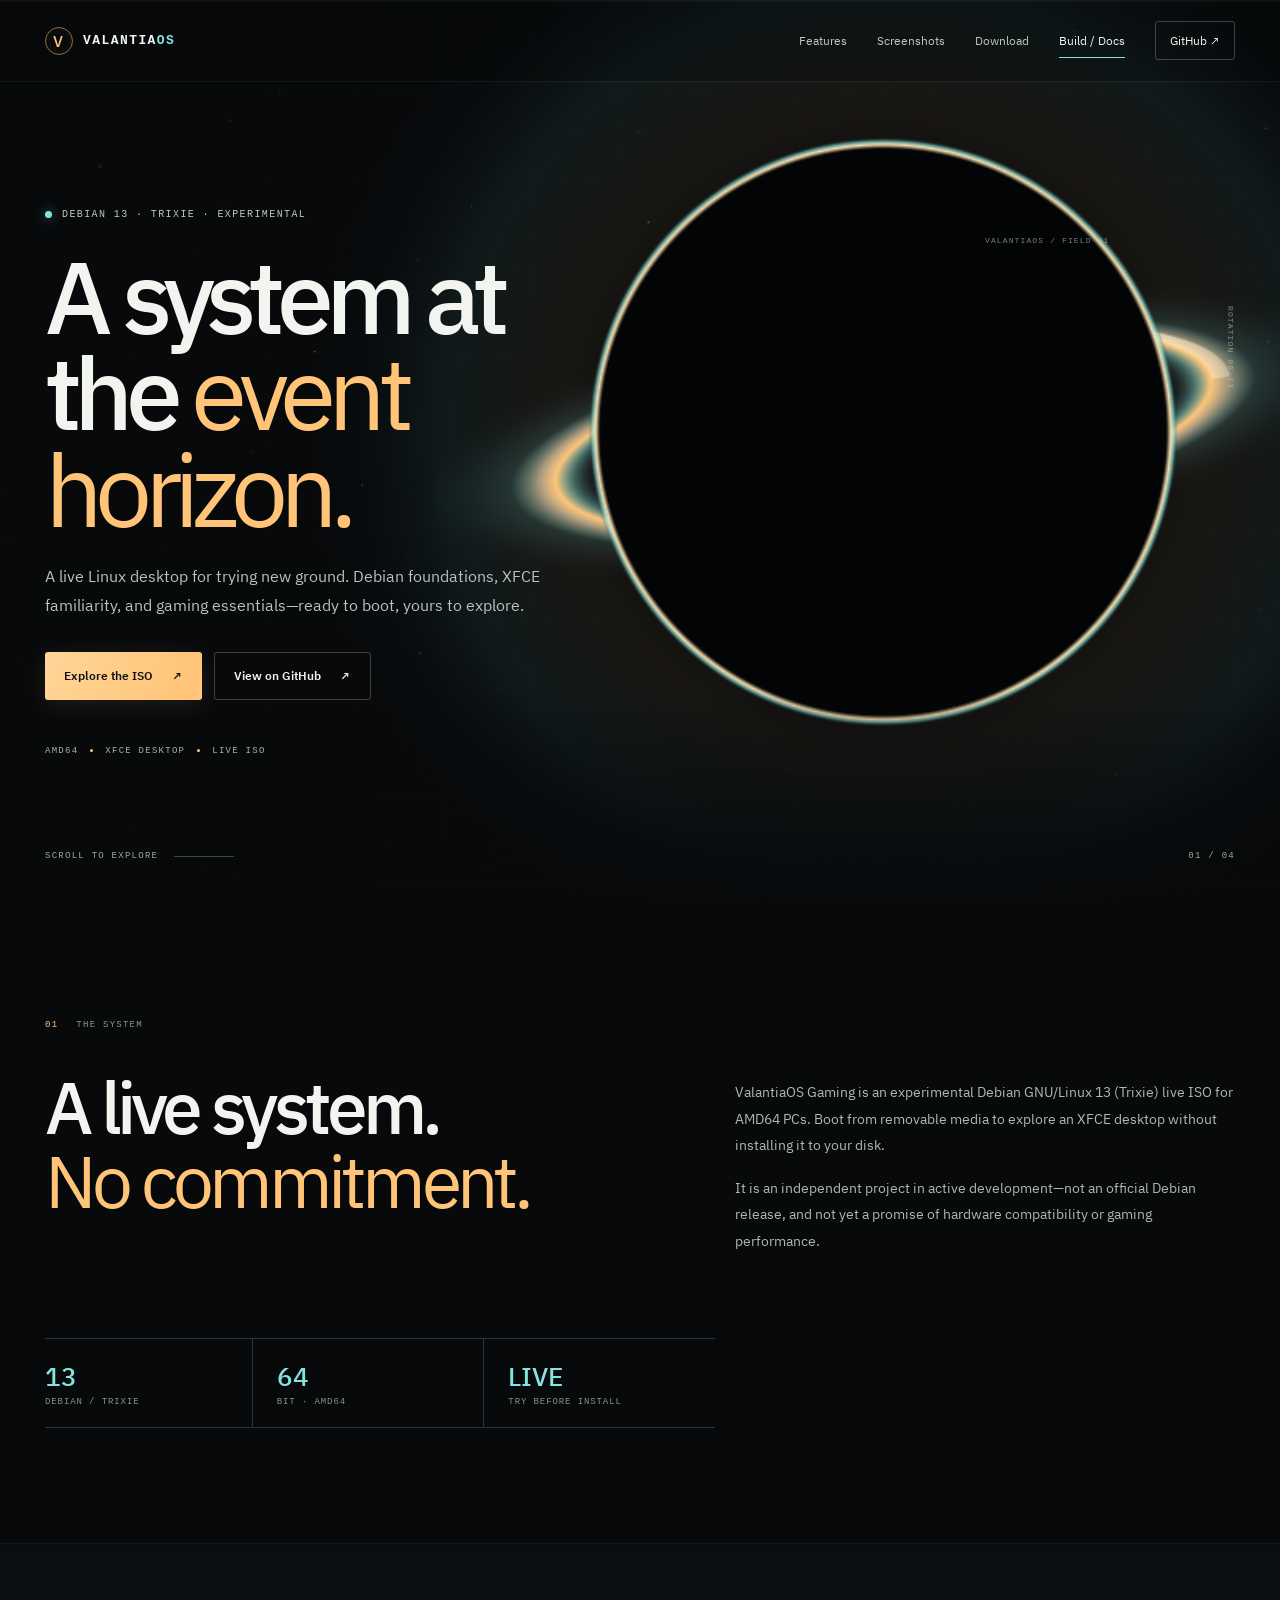
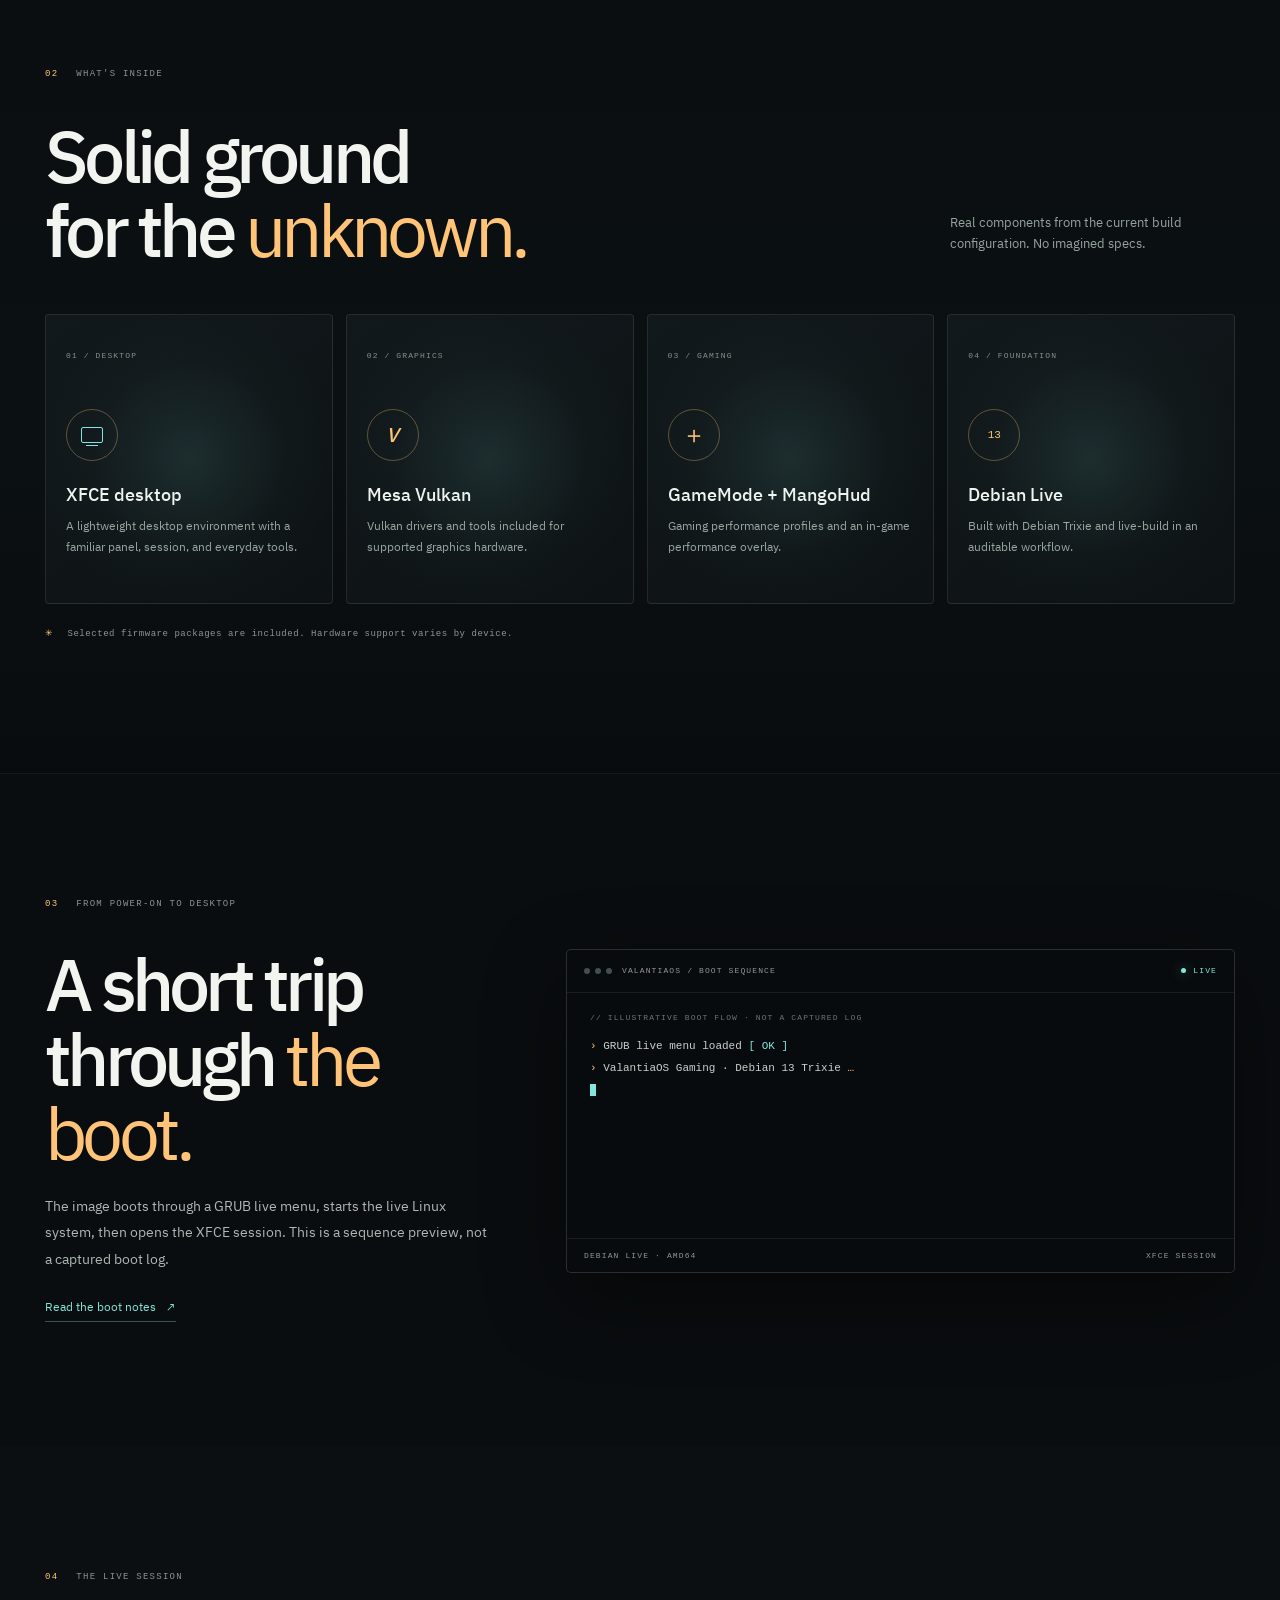
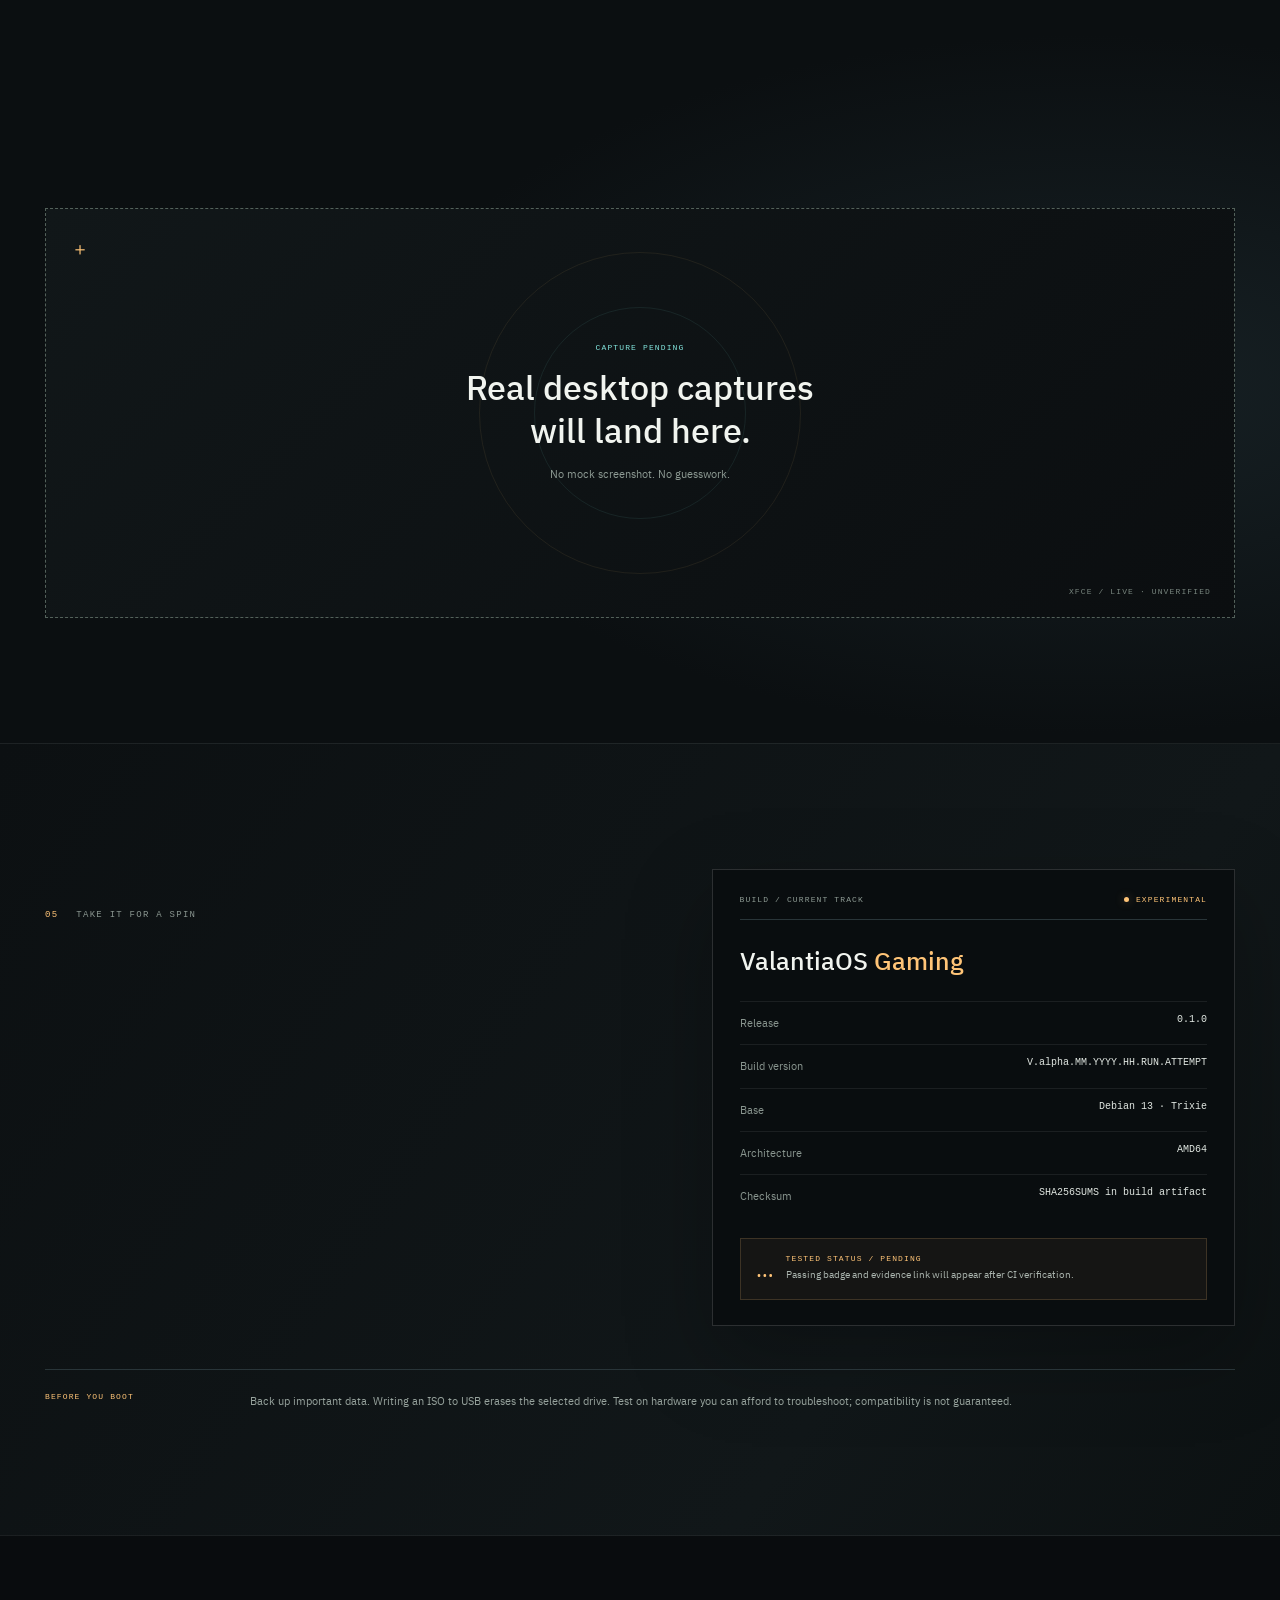
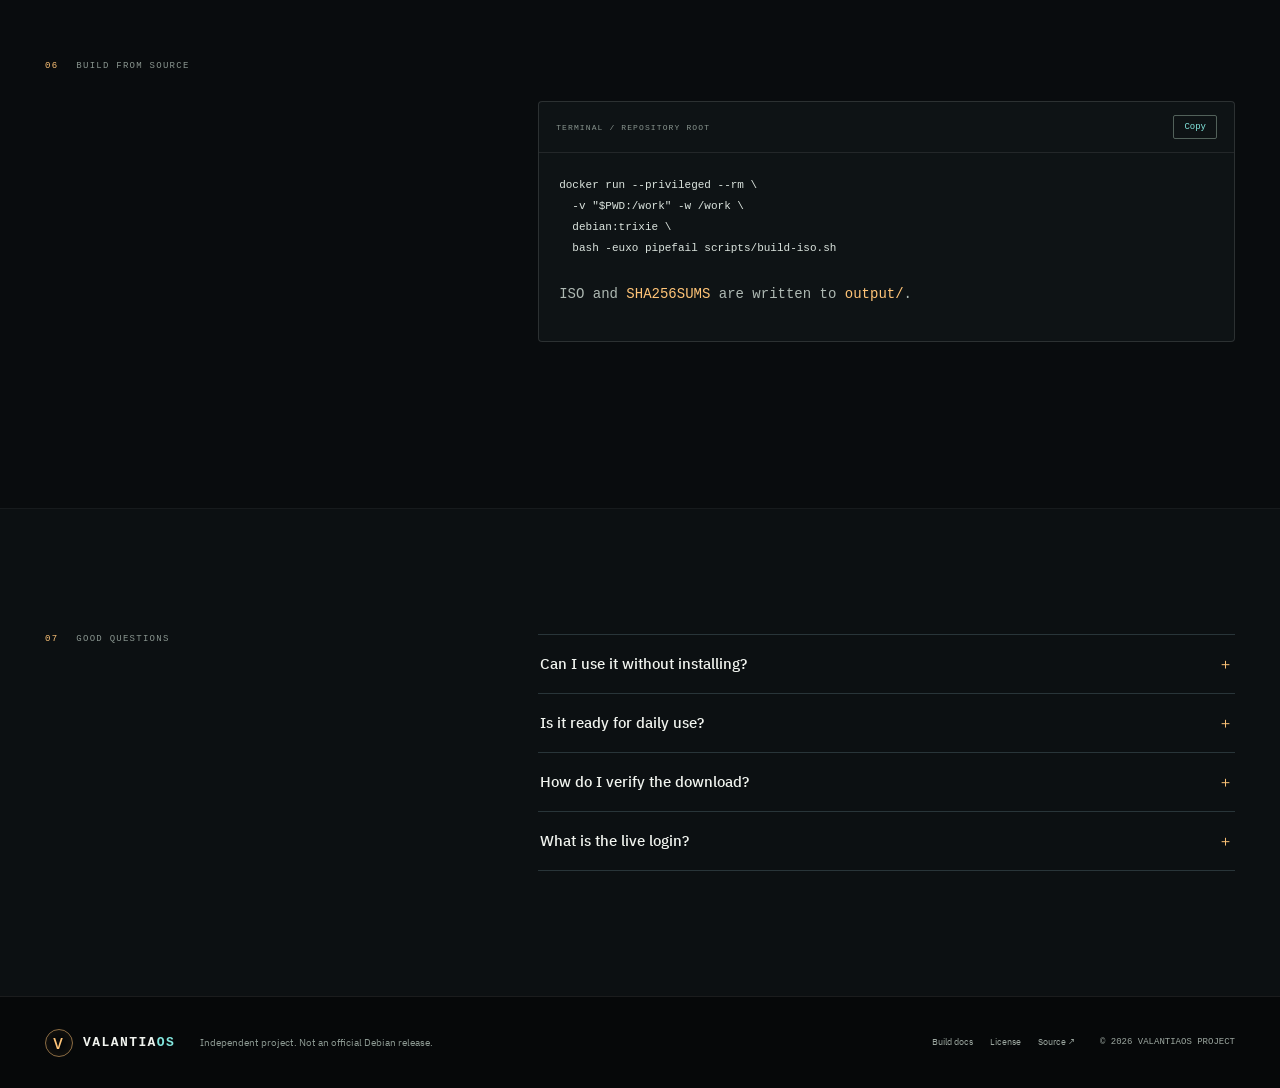
<file: docs/index.html>
<!doctype html>
<html lang="en">
<head>
  <meta charset="utf-8">
  <meta name="viewport" content="width=device-width, initial-scale=1">
  <meta name="theme-color" content="#07090b">
  <meta name="color-scheme" content="dark">
  <meta name="description" content="ValantiaOS Gaming is an experimental Debian 13 live ISO for AMD64, with XFCE, Vulkan support, selected firmware, GameMode and MangoHud.">
  <meta property="og:type" content="website">
  <meta property="og:title" content="ValantiaOS — Find your horizon">
  <meta property="og:description" content="An experimental Debian 13 live system for desktop computing and PC gaming.">
  <meta property="og:image" content="assets/img/valantia-social.svg">
  <meta name="twitter:card" content="summary_large_image">
  <meta name="twitter:title" content="ValantiaOS — Find your horizon">
  <meta name="twitter:description" content="An experimental Debian 13 live system for desktop computing and PC gaming.">
  <title>ValantiaOS — Find your horizon</title>
  <link rel="icon" href="assets/favicon.svg" type="image/svg+xml">
  <link rel="stylesheet" href="assets/css/site.css">
  <script type="module" src="assets/js/main.js"></script>
</head>
<body>
  <a class="skip-link" href="#main">Skip to content</a>
  <div class="cursor-glow" aria-hidden="true"></div>
  <div class="scroll-progress" aria-hidden="true"><span></span></div>
  <header class="site-header" id="top">
    <div class="header-inner">
      <a class="brand" href="#top" aria-label="ValantiaOS home"><span class="brand-symbol" aria-hidden="true">V</span><span>VALANTIA<span class="brand-os">OS</span></span></a>
      <button class="menu-toggle" type="button" aria-expanded="false" aria-controls="site-nav" aria-label="Open navigation"><span></span><span></span></button>
      <nav class="site-nav" id="site-nav" aria-label="Main navigation">
        <a href="#features">Features</a><a href="#desktop">Screenshots</a><a href="#download">Download</a><a href="#build">Build / Docs</a>
        <a class="github-link" href="https://github.com/ZiumOS/ValantiaOS" target="_blank" rel="noopener noreferrer">GitHub <span aria-hidden="true">↗</span></a>
      </nav>
    </div>
  </header>
  <main id="main">
    <section class="hero" aria-labelledby="hero-title">
      <canvas class="blackhole-canvas" aria-hidden="true"></canvas>
      <div class="hero-grid" aria-hidden="true"></div>
      <div class="hero-inner">
        <div class="hero-copy">
          <p class="eyebrow hero-reveal"><span class="live-dot"></span> DEBIAN 13 · TRIXIE · EXPERIMENTAL</p>
          <h1 id="hero-title" class="hero-reveal delay-1">A system at<br>the <em>event horizon.</em></h1>
          <p class="hero-lede hero-reveal delay-2">A live Linux desktop for trying new ground. Debian foundations, XFCE familiarity, and gaming essentials—ready to boot, yours to explore.</p>
          <div class="hero-actions hero-reveal delay-3">
            <a class="button button-primary magnetic" href="#download">Explore the ISO <span aria-hidden="true">↗</span></a>
            <a class="button button-quiet" href="https://github.com/ZiumOS/ValantiaOS" target="_blank" rel="noopener noreferrer">View on GitHub <span aria-hidden="true">↗</span></a>
          </div>
          <div class="hero-meta hero-reveal delay-3"><span>AMD64</span><i></i><span>XFCE DESKTOP</span><i></i><span>LIVE ISO</span></div>
        </div>
        <div class="hero-orbit-label" aria-hidden="true"><span>VALANTIAOS / FIELD 01</span><span>ROTATION 00:13</span></div>
      </div>
      <a class="scroll-cue" href="#about"><span>SCROLL TO EXPLORE</span><i aria-hidden="true"></i></a>
      <div class="hero-index" aria-hidden="true">01 / 04</div>
    </section>

    <section class="intro section-shell" id="about">
      <div class="section-label reveal"><span>01</span><span>THE SYSTEM</span></div>
      <div class="intro-grid">
        <h2 class="display reveal">A live system.<br><em>No commitment.</em></h2>
        <div class="intro-copy reveal"><p>ValantiaOS Gaming is an experimental Debian GNU/Linux 13 (Trixie) live ISO for AMD64 PCs. Boot from removable media to explore an XFCE desktop without installing it to your disk.</p><p>It is an independent project in active development—not an official Debian release, and not yet a promise of hardware compatibility or gaming performance.</p></div>
      </div>
      <div class="stat-line reveal"><div><strong data-count="13">13</strong><span>DEBIAN / TRIXIE</span></div><div><strong data-count="64">64</strong><span>BIT · AMD64</span></div><div><strong>LIVE</strong><span>TRY BEFORE INSTALL</span></div></div>
    </section>

    <section class="features section-pad" id="features">
      <div class="section-shell">
        <div class="section-label reveal"><span>02</span><span>WHAT'S INSIDE</span></div>
        <div class="section-heading reveal"><h2 class="display">Solid ground<br>for the <em>unknown.</em></h2><p>Real components from the current build configuration. No imagined specs.</p></div>
        <div class="feature-grid">
          <article class="feature-card" data-tilt><span class="card-index">01 / DESKTOP</span><div class="feature-icon icon-window" aria-hidden="true"><i></i><i></i></div><h3>XFCE desktop</h3><p>A lightweight desktop environment with a familiar panel, session, and everyday tools.</p><span class="card-glint" aria-hidden="true"></span></article>
          <article class="feature-card" data-tilt><span class="card-index">02 / GRAPHICS</span><div class="feature-icon icon-vulkan" aria-hidden="true">V</div><h3>Mesa Vulkan</h3><p>Vulkan drivers and tools included for supported graphics hardware.</p><span class="card-glint" aria-hidden="true"></span></article>
          <article class="feature-card" data-tilt><span class="card-index">03 / GAMING</span><div class="feature-icon icon-game" aria-hidden="true">＋</div><h3>GameMode + MangoHud</h3><p>Gaming performance profiles and an in-game performance overlay.</p><span class="card-glint" aria-hidden="true"></span></article>
          <article class="feature-card" data-tilt><span class="card-index">04 / FOUNDATION</span><div class="feature-icon icon-debian" aria-hidden="true">13</div><h3>Debian Live</h3><p>Built with Debian Trixie and live-build in an auditable workflow.</p><span class="card-glint" aria-hidden="true"></span></article>
        </div>
        <p class="features-footnote reveal"><span aria-hidden="true">✳</span> Selected firmware packages are included. Hardware support varies by device.</p>
      </div>
    </section>

    <section class="boot-section section-pad" id="boot">
      <div class="section-shell boot-grid">
        <div class="boot-copy"><div class="section-label reveal"><span>03</span><span>FROM POWER-ON TO DESKTOP</span></div><h2 class="display reveal">A short trip<br>through <em>the boot.</em></h2><p class="reveal">The image boots through a GRUB live menu, starts the live Linux system, then opens the XFCE session. This is a sequence preview, not a captured boot log.</p><a class="inline-link reveal" href="docs.html#boot-flow">Read the boot notes <span aria-hidden="true">↗</span></a></div>
        <div class="terminal reveal" aria-label="Animated illustration of the ValantiaOS boot stages">
          <div class="terminal-bar"><div class="terminal-lights" aria-hidden="true"><i></i><i></i><i></i></div><span>VALANTIAOS / BOOT SEQUENCE</span><span class="terminal-live"><i></i> LIVE</span></div>
          <div class="terminal-screen"><p class="terminal-caption">// ILLUSTRATIVE BOOT FLOW · NOT A CAPTURED LOG</p><ol class="boot-lines" aria-hidden="true"></ol><span class="terminal-cursor" aria-hidden="true"></span></div>
          <div class="terminal-foot"><span>DEBIAN LIVE · AMD64</span><span>XFCE SESSION</span></div>
        </div>
      </div>
    </section>

    <section class="desktop-section section-pad" id="desktop">
      <div class="section-shell">
        <div class="section-label reveal"><span>04</span><span>THE LIVE SESSION</span></div>
        <div class="desktop-intro reveal"><h2 class="display">The view from<br><em>the other side.</em></h2><p>We don't have verified desktop screenshots to show yet. This space is reserved for real captures from the tested ISO.</p></div>
        <!-- TODO: Replace this explicit placeholder with genuine QEMU/physical-machine screenshots after visual verification. -->
        <div class="screenshot-placeholder reveal" role="img" aria-label="Placeholder: verified ValantiaOS desktop screenshots will be added after testing">
          <div class="placeholder-cross" aria-hidden="true">＋</div><div><span>CAPTURE PENDING</span><strong>Real desktop captures<br>will land here.</strong><small>No mock screenshot. No guesswork.</small></div><div class="placeholder-coordinates" aria-hidden="true">XFCE / LIVE · UNVERIFIED</div>
        </div>
      </div>
    </section>

    <section class="download-section section-pad" id="download">
      <div class="section-shell download-grid">
        <div><div class="section-label reveal"><span>05</span><span>TAKE IT FOR A SPIN</span></div><h2 class="display reveal">Step beyond<br><em>the threshold.</em></h2><p class="download-copy reveal">Current project release is experimental 0.1.0. Download the latest successful build artifact from GitHub Actions; artifacts expire according to workflow retention.</p><a class="button button-primary magnetic reveal" href="https://github.com/ZiumOS/ValantiaOS/actions/workflows/build-iso.yml" target="_blank" rel="noopener noreferrer">Find latest ISO artifact <span aria-hidden="true">↗</span></a></div>
        <div class="release-card reveal"><div class="release-top"><span>BUILD / CURRENT TRACK</span><span class="release-status"><i></i> EXPERIMENTAL</span></div><div class="release-name">ValantiaOS <em>Gaming</em></div><dl><div><dt>Release</dt><dd>0.1.0</dd></div><div><dt>Build version</dt><dd>V.alpha.MM.YYYY.HH.RUN.ATTEMPT</dd></div><div><dt>Base</dt><dd>Debian 13 · Trixie</dd></div><div><dt>Architecture</dt><dd>AMD64</dd></div><div><dt>Checksum</dt><dd>SHA256SUMS in build artifact</dd></div></dl><div class="tested-placeholder"><span class="tested-mark" aria-hidden="true">…</span><span><b>TESTED STATUS / PENDING</b><small>Passing badge and evidence link will appear after CI verification.</small></span></div></div>
      </div>
      <div class="section-shell safety-note reveal"><span>BEFORE YOU BOOT</span><p>Back up important data. Writing an ISO to USB erases the selected drive. Test on hardware you can afford to troubleshoot; compatibility is not guaranteed.</p></div>
    </section>

    <section class="build-section section-pad" id="build">
      <div class="section-shell build-grid">
        <div><div class="section-label reveal"><span>06</span><span>BUILD FROM SOURCE</span></div><h2 class="display reveal">Make it<br><em>your own.</em></h2><p class="reveal">CI builds inside Debian Trixie with live-build. Local builds need Docker with privileged-container support and network access.</p><a class="inline-link reveal" href="docs.html#build">Full build guide <span aria-hidden="true">↗</span></a></div>
        <div class="code-panel reveal"><div class="code-heading"><span>TERMINAL / REPOSITORY ROOT</span><button class="copy-button" type="button" data-copy="build-command">Copy</button></div><pre><code id="build-command">docker run --privileged --rm \
  -v "$PWD:/work" -w /work \
  debian:trixie \
  bash -euxo pipefail scripts/build-iso.sh</code></pre><p>ISO and <code>SHA256SUMS</code> are written to <code>output/</code>.</p></div>
      </div>
    </section>

    <section class="faq-section section-pad" id="faq">
      <div class="section-shell faq-grid"><div><div class="section-label reveal"><span>07</span><span>GOOD QUESTIONS</span></div><h2 class="display reveal">Before you<br><em>cross over.</em></h2></div><div class="faq-list reveal">
        <details><summary>Can I use it without installing? <span aria-hidden="true">＋</span></summary><p>Yes. ValantiaOS is a live ISO. Boot from USB to try the environment; writing that USB erases its selected contents.</p></details>
        <details><summary>Is it ready for daily use? <span aria-hidden="true">＋</span></summary><p>No stability or hardware compatibility guarantees. It is an experimental project; avoid relying on it for important work or data.</p></details>
        <details><summary>How do I verify the download? <span aria-hidden="true">＋</span></summary><p>Download the SHA256SUMS file included with the same GitHub Actions artifact and verify the ISO against it before writing the image.</p></details>
        <details><summary>What is the live login? <span aria-hidden="true">＋</span></summary><p>Current live session uses username <code>user</code>, password <code>live</code>, and passwordless sudo. Live-only credentials; do not reuse on an installed or network-facing system.</p></details>
      </div></div>
    </section>
  </main>
  <footer class="site-footer"><div class="footer-shell"><a class="brand" href="#top"><span class="brand-symbol" aria-hidden="true">V</span><span>VALANTIA<span class="brand-os">OS</span></span></a><p>Independent project. Not an official Debian release.</p><nav aria-label="Footer"><a href="docs.html">Build docs</a><a href="https://github.com/ZiumOS/ValantiaOS/blob/web/LICENSE" target="_blank" rel="noopener noreferrer">License</a><a href="https://github.com/ZiumOS/ValantiaOS" target="_blank" rel="noopener noreferrer">Source ↗</a></nav><small>© <span class="copyright-year">2026</span> VALANTIAOS PROJECT</small></div></footer>
</body>
</html>
</file>
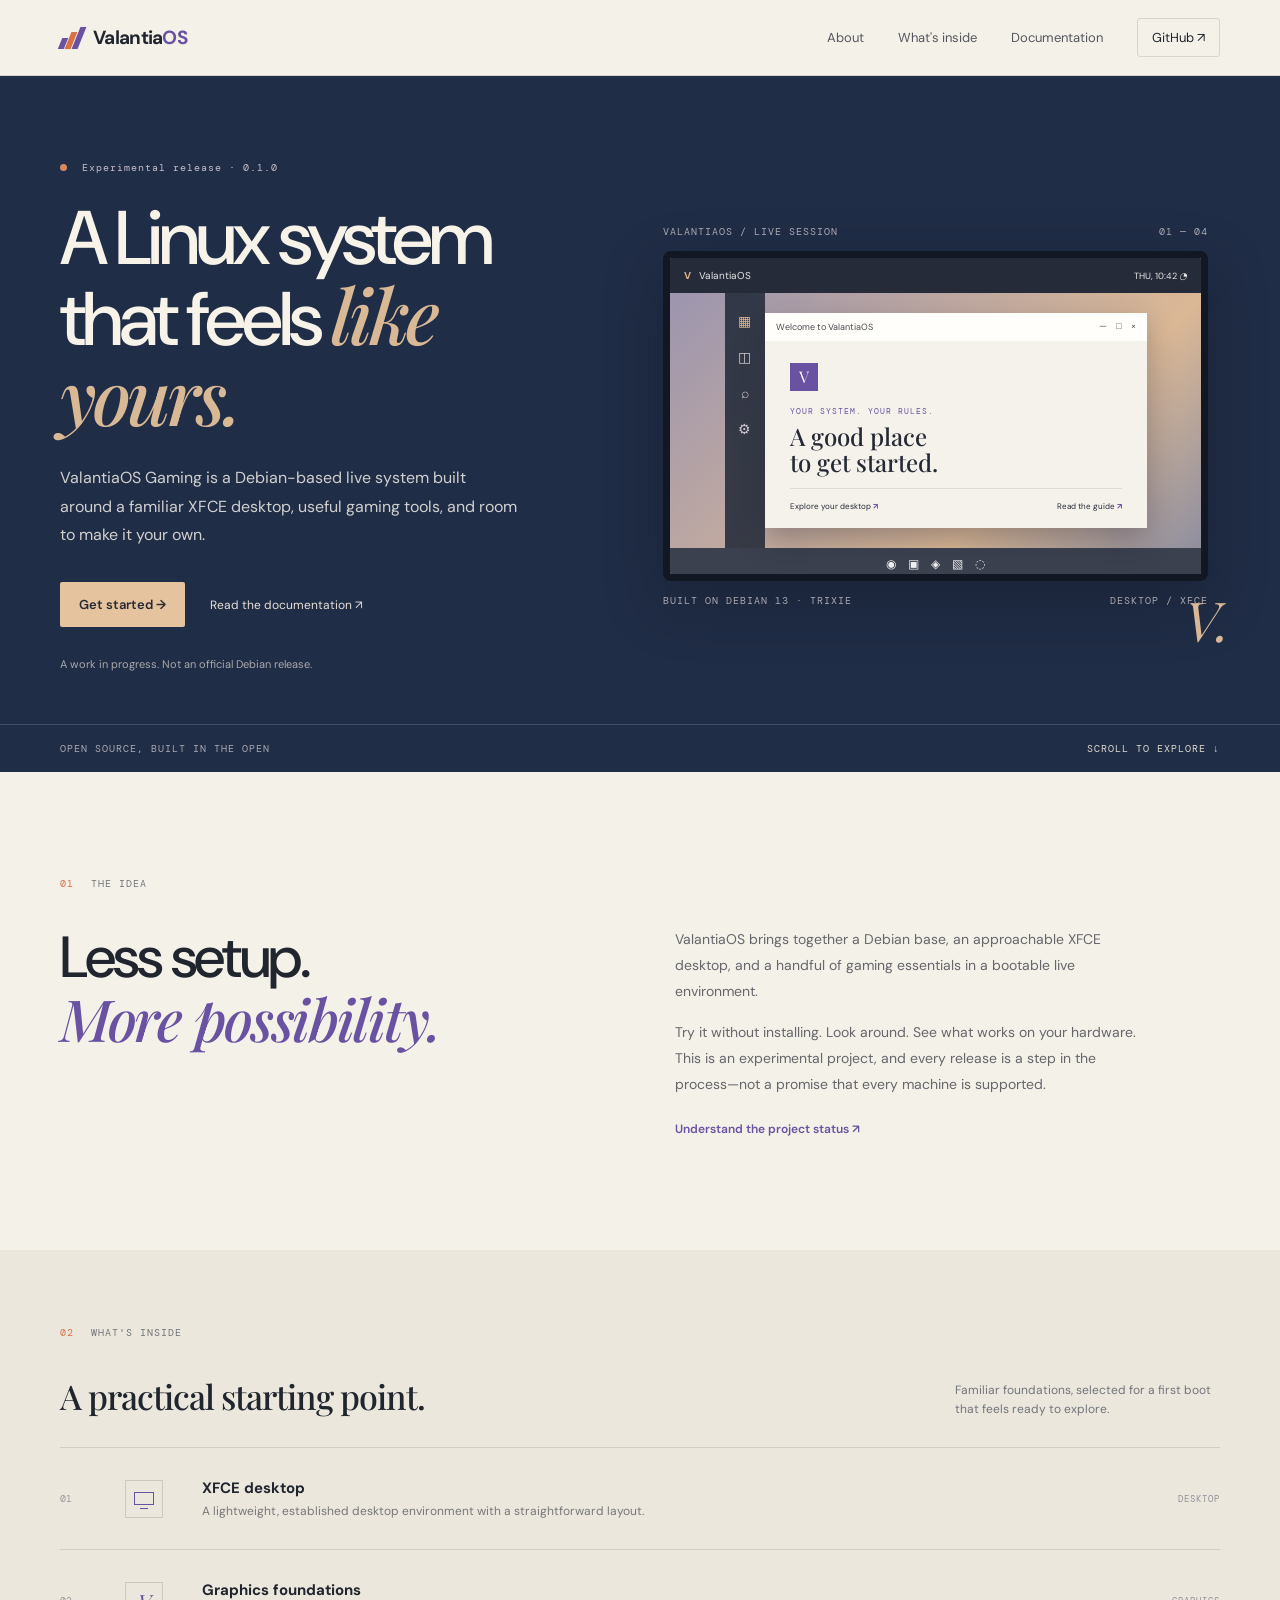
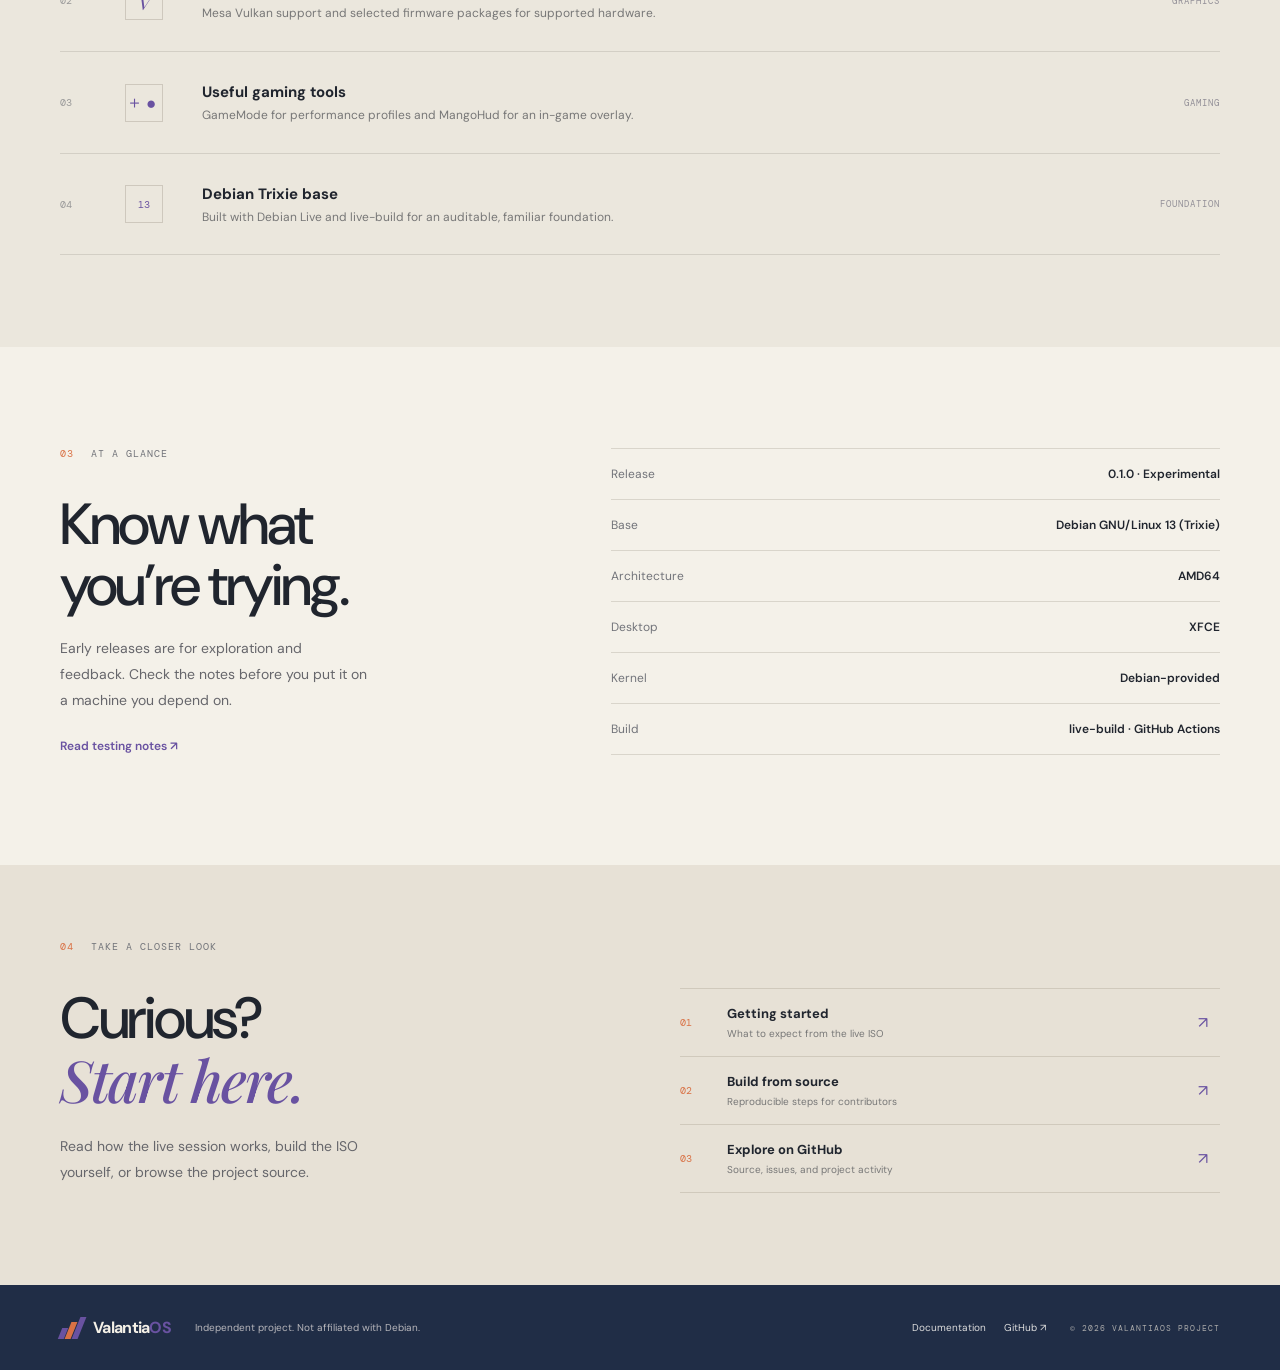
<file: web/index.html>
<!doctype html>
<html lang="en">
<head>
  <meta charset="utf-8">
  <meta name="viewport" content="width=device-width, initial-scale=1">
  <meta name="theme-color" content="#f4f1e9">
  <meta name="description" content="Meet ValantiaOS Gaming: an experimental Debian-based live Linux system for desktop computing and PC gaming.">
  <title>ValantiaOS — Your system. Your rules.</title>
  <link rel="icon" href="assets/favicon.svg" type="image/svg+xml">
  <link rel="stylesheet" href="assets/site.css">
  <script src="assets/site.js" defer></script>
</head>
<body>
  <a class="skip-link" href="#main">Skip to content</a>
  <header class="site-header">
    <div class="header-inner">
      <a class="brand" href="index.html" aria-label="ValantiaOS home">
        <span class="brand-mark" aria-hidden="true"><i></i><i></i><i></i></span>
        <span>Valantia<span class="brand-os">OS</span></span>
      </a>
      <button class="menu-toggle" type="button" aria-expanded="false" aria-controls="site-nav" aria-label="Open menu"><span></span><span></span></button>
      <nav class="site-nav" id="site-nav" aria-label="Main navigation">
        <a href="#about">About</a>
        <a href="#features">What's inside</a>
        <a href="docs.html">Documentation</a>
        <a class="nav-github" href="https://github.com/ZiumOS/ValantiaOS" target="_blank" rel="noreferrer">GitHub <span aria-hidden="true">↗</span></a>
      </nav>
    </div>
  </header>

  <main id="main">
    <section class="hero">
      <div class="hero-inner">
        <div class="hero-copy">
          <p class="eyebrow"><span class="status-dot"></span> Experimental release · 0.1.0</p>
          <h1>A Linux system<br>that feels <em>like yours.</em></h1>
          <p class="hero-intro">ValantiaOS Gaming is a Debian-based live system built around a familiar XFCE desktop, useful gaming tools, and room to make it your own.</p>
          <div class="hero-actions">
            <a class="button button-primary" href="docs.html#try-it">Get started <span aria-hidden="true">→</span></a>
            <a class="text-link" href="docs.html">Read the documentation <span aria-hidden="true">↗</span></a>
          </div>
          <p class="hero-note">A work in progress. Not an official Debian release.</p>
        </div>
        <div class="hero-art" aria-label="Illustration of the ValantiaOS live desktop">
          <div class="art-caption"><span>VALANTIAOS / LIVE SESSION</span><span>01 — 04</span></div>
          <div class="desktop-frame">
            <div class="desktop-top"><span class="desktop-brand"><b>V</b> ValantiaOS</span><span>THU, 10:42 <i class="wifi-icon">◔</i></span></div>
            <div class="desktop-content">
              <div class="desktop-sidebar"><span class="side-active">▦</span><span>◫</span><span>⌕</span><span>⚙</span></div>
              <div class="desktop-window">
                <div class="window-head"><span>Welcome to ValantiaOS</span><span>—　□　×</span></div>
                <div class="window-body">
                  <div class="window-emblem">V</div>
                  <div class="window-label">YOUR SYSTEM. YOUR RULES.</div>
                  <div class="window-title">A good place<br>to get started.</div>
                  <div class="window-rule"></div>
                  <div class="window-links"><span>Explore your desktop <b>↗</b></span><span>Read the guide <b>↗</b></span></div>
                </div>
              </div>
            </div>
            <div class="desktop-dock"><span>◉</span><span>▣</span><span>◈</span><span>▧</span><span>◌</span></div>
          </div>
          <div class="art-foot"><span>BUILT ON DEBIAN 13 · TRIXIE</span><span>DESKTOP / XFCE</span></div>
          <span class="art-index" aria-hidden="true">V.</span>
        </div>
      </div>
      <div class="hero-bottom"><span>OPEN SOURCE, BUILT IN THE OPEN</span><a href="#about">SCROLL TO EXPLORE <span aria-hidden="true">↓</span></a></div>
    </section>

    <section class="intro-section section-wrap" id="about">
      <div class="section-kicker"><span>01</span><span>THE IDEA</span></div>
      <div class="intro-grid">
        <h2>Less setup.<br><em>More possibility.</em></h2>
        <div class="intro-text"><p>ValantiaOS brings together a Debian base, an approachable XFCE desktop, and a handful of gaming essentials in a bootable live environment.</p><p>Try it without installing. Look around. See what works on your hardware. This is an experimental project, and every release is a step in the process—not a promise that every machine is supported.</p><a class="inline-link" href="docs.html#project-status">Understand the project status <span aria-hidden="true">↗</span></a></div>
      </div>
    </section>

    <section class="features-section" id="features">
      <div class="section-wrap">
        <div class="section-kicker"><span>02</span><span>WHAT'S INSIDE</span></div>
        <div class="features-heading"><h2>A practical starting point.</h2><p>Familiar foundations, selected for a first boot that feels ready to explore.</p></div>
        <div class="feature-list">
          <article class="feature-row"><span class="feature-number">01</span><div class="feature-symbol symbol-desktop" aria-hidden="true"><span></span><span></span></div><div class="feature-copy"><h3>XFCE desktop</h3><p>A lightweight, established desktop environment with a straightforward layout.</p></div><span class="feature-meta">DESKTOP</span></article>
          <article class="feature-row"><span class="feature-number">02</span><div class="feature-symbol symbol-vulkan" aria-hidden="true">V</div><div class="feature-copy"><h3>Graphics foundations</h3><p>Mesa Vulkan support and selected firmware packages for supported hardware.</p></div><span class="feature-meta">GRAPHICS</span></article>
          <article class="feature-row"><span class="feature-number">03</span><div class="feature-symbol symbol-gaming" aria-hidden="true"><span>＋</span><span>●</span></div><div class="feature-copy"><h3>Useful gaming tools</h3><p>GameMode for performance profiles and MangoHud for an in-game overlay.</p></div><span class="feature-meta">GAMING</span></article>
          <article class="feature-row"><span class="feature-number">04</span><div class="feature-symbol symbol-debian" aria-hidden="true">13</div><div class="feature-copy"><h3>Debian Trixie base</h3><p>Built with Debian Live and live-build for an auditable, familiar foundation.</p></div><span class="feature-meta">FOUNDATION</span></article>
        </div>
      </div>
    </section>

    <section class="spec-section section-wrap">
      <div class="spec-intro"><div class="section-kicker"><span>03</span><span>AT A GLANCE</span></div><h2>Know what<br>you’re trying.</h2><p>Early releases are for exploration and feedback. Check the notes before you put it on a machine you depend on.</p><a class="inline-link" href="docs.html#project-status">Read testing notes <span aria-hidden="true">↗</span></a></div>
      <dl class="spec-table"><div><dt>Release</dt><dd>0.1.0 · Experimental</dd></div><div><dt>Base</dt><dd>Debian GNU/Linux 13 (Trixie)</dd></div><div><dt>Architecture</dt><dd>AMD64</dd></div><div><dt>Desktop</dt><dd>XFCE</dd></div><div><dt>Kernel</dt><dd>Debian-provided</dd></div><div><dt>Build</dt><dd>live-build · GitHub Actions</dd></div></dl>
    </section>

    <section class="cta-section" id="try-it"><div class="cta-inner"><div class="section-kicker"><span>04</span><span>TAKE A CLOSER LOOK</span></div><div class="cta-grid"><div><h2>Curious?<br><em>Start here.</em></h2><p>Read how the live session works, build the ISO yourself, or browse the project source.</p></div><div class="cta-links"><a href="docs.html#try-it"><span class="cta-num">01</span><span><b>Getting started</b><small>What to expect from the live ISO</small></span><span class="cta-arrow">↗</span></a><a href="docs.html#build"><span class="cta-num">02</span><span><b>Build from source</b><small>Reproducible steps for contributors</small></span><span class="cta-arrow">↗</span></a><a href="https://github.com/ZiumOS/ValantiaOS" target="_blank" rel="noreferrer"><span class="cta-num">03</span><span><b>Explore on GitHub</b><small>Source, issues, and project activity</small></span><span class="cta-arrow">↗</span></a></div></div></div></section>
  </main>

  <footer class="site-footer"><div class="footer-inner"><a class="brand footer-brand" href="index.html"><span class="brand-mark" aria-hidden="true"><i></i><i></i><i></i></span><span>Valantia<span class="brand-os">OS</span></span></a><p>Independent project. Not affiliated with Debian.</p><div class="footer-links"><a href="docs.html">Documentation</a><a href="https://github.com/ZiumOS/ValantiaOS" target="_blank" rel="noreferrer">GitHub ↗</a></div><span class="copyright">© 2025 VALANTIAOS PROJECT</span></div></footer>
</body>
</html>
</file>
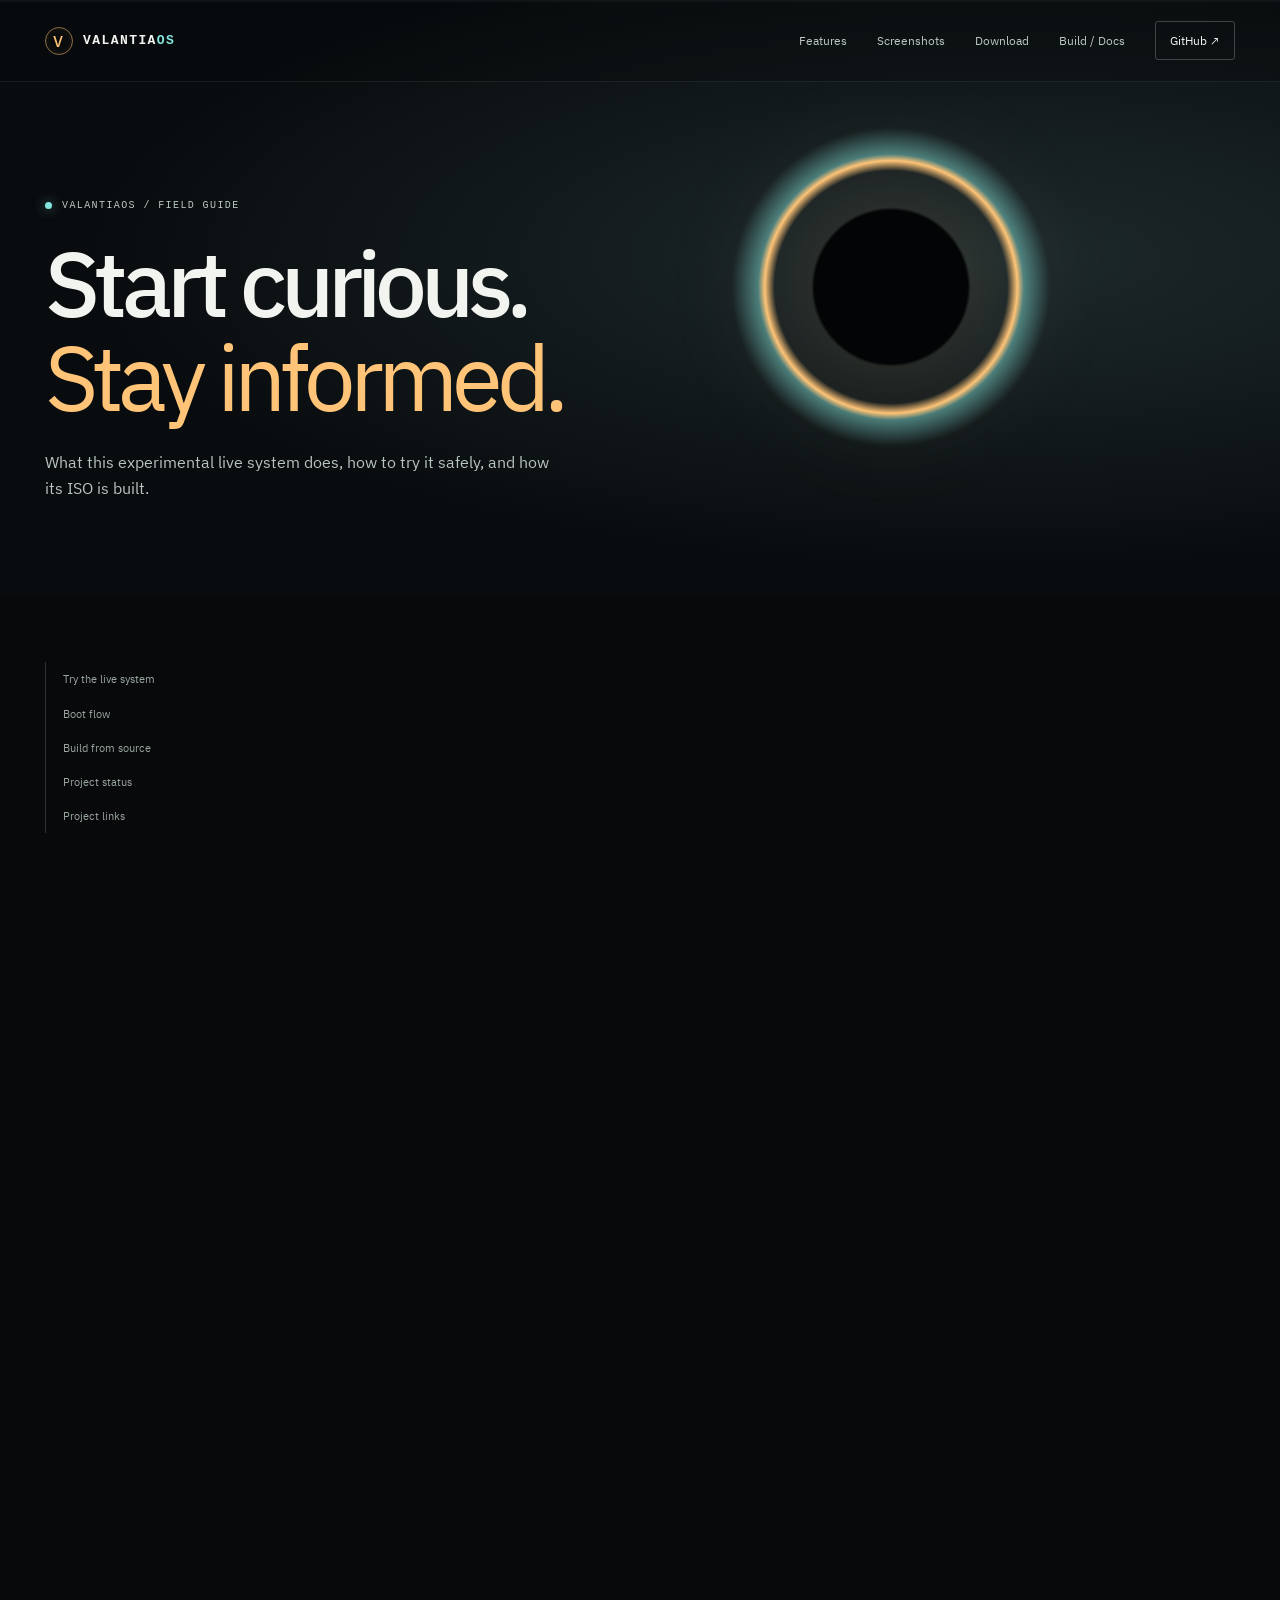
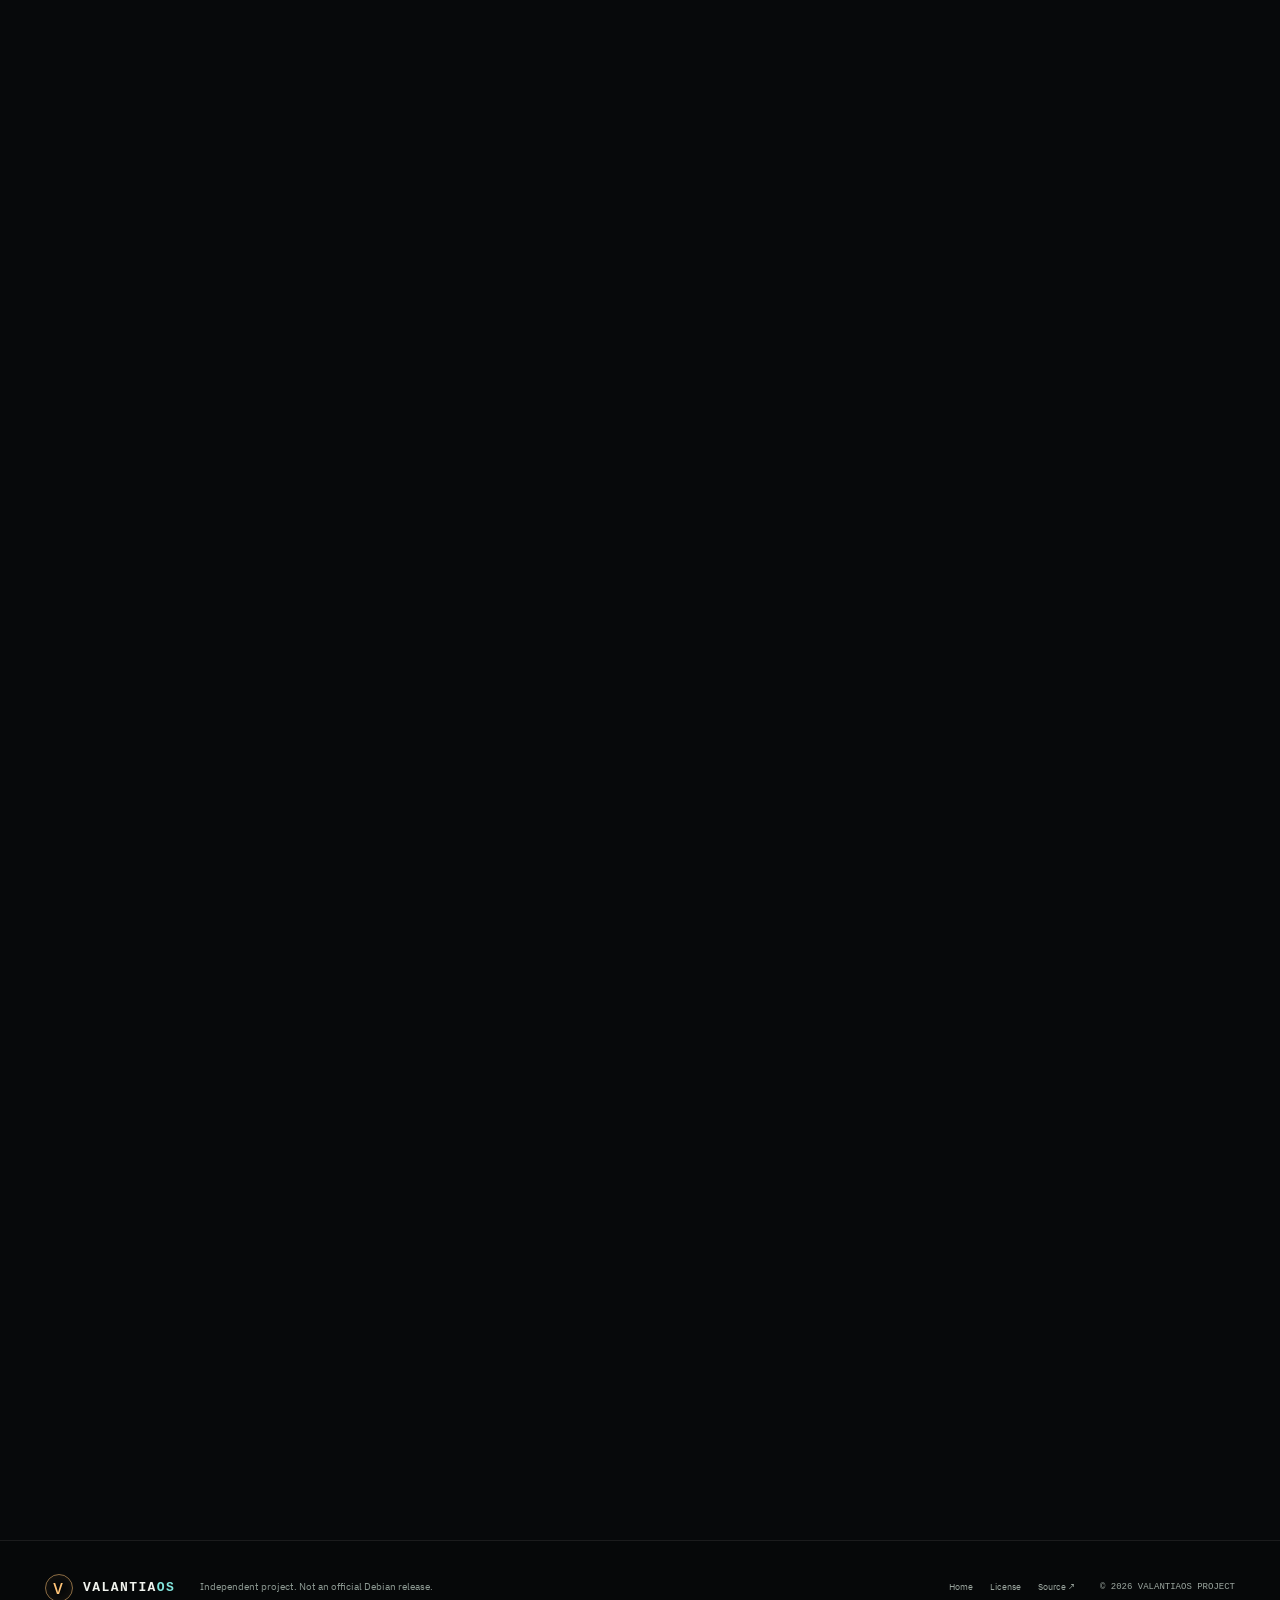
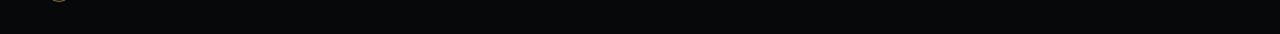
<file: docs/docs.html>
<!doctype html>
<html lang="en">
<head>
  <meta charset="utf-8">
  <meta name="viewport" content="width=device-width, initial-scale=1">
  <meta name="theme-color" content="#07090b">
  <meta name="color-scheme" content="dark">
  <meta name="description" content="How to try ValantiaOS Gaming live, verify a build, understand the experimental project status, and build from source.">
  <meta property="og:type" content="website">
  <meta property="og:title" content="ValantiaOS — Field guide">
  <meta property="og:description" content="Boot, build, and explore the experimental Debian 13 live system.">
  <meta property="og:image" content="assets/img/valantia-social.svg">
  <meta name="twitter:card" content="summary_large_image">
  <meta name="twitter:title" content="ValantiaOS — Field guide">
  <meta name="twitter:description" content="Boot, build, and explore the experimental Debian 13 live system.">
  <title>Field Guide — ValantiaOS</title>
  <link rel="icon" href="assets/favicon.svg" type="image/svg+xml">
  <link rel="stylesheet" href="assets/css/site.css">
  <script type="module" src="assets/js/main.js"></script>
</head>
<body>
  <a class="skip-link" href="#main">Skip to content</a>
  <div class="scroll-progress" aria-hidden="true"><span></span></div>
  <header class="site-header" id="top"><div class="header-inner">
    <a class="brand" href="index.html" aria-label="ValantiaOS home"><span class="brand-symbol" aria-hidden="true">V</span><span>VALANTIA<span class="brand-os">OS</span></span></a>
    <button class="menu-toggle" type="button" aria-expanded="false" aria-controls="site-nav" aria-label="Open navigation"><span></span><span></span></button>
    <nav class="site-nav" id="site-nav" aria-label="Main navigation"><a href="index.html#features">Features</a><a href="index.html#desktop">Screenshots</a><a href="index.html#download">Download</a><a href="index.html#build">Build / Docs</a><a class="github-link" href="https://github.com/ZiumOS/ValantiaOS" target="_blank" rel="noopener noreferrer">GitHub <span aria-hidden="true">↗</span></a></nav>
  </div></header>
  <main id="main">
    <section class="docs-hero">
      <div class="section-shell docs-hero-inner"><p class="eyebrow"><span class="live-dot"></span> VALANTIAOS / FIELD GUIDE</p><h1 class="display">Start curious.<br><em>Stay informed.</em></h1><p>What this experimental live system does, how to try it safely, and how its ISO is built.</p></div>
    </section>
    <div class="docs-layout section-shell">
      <nav class="docs-sidebar" aria-label="On this page"><a href="#try-it">Try the live system</a><a href="#boot-flow">Boot flow</a><a href="#build">Build from source</a><a href="#project-status">Project status</a><a href="#links">Project links</a></nav>
      <div class="docs-content">
        <section id="try-it" class="reveal"><p class="section-label"><span>01</span><span>FIRST CONTACT</span></p><h2>Try the live system</h2><p>ValantiaOS Gaming is an experimental Debian GNU/Linux 13 (Trixie) live ISO for AMD64 PCs. Booting the image lets you explore its XFCE desktop without installing it to your disk.</p><div class="notice"><strong>Early software:</strong> back up important data and test on hardware you can afford to troubleshoot. Hardware support and gaming performance are not guaranteed. ValantiaOS is not an official Debian release.</div><h3>Getting an ISO</h3><p>There is no permanent public release download link. Open the <a href="https://github.com/ZiumOS/ValantiaOS/actions/workflows/build-iso.yml" target="_blank" rel="noopener noreferrer">Build ValantiaOS workflow</a>, choose a successful run, then download its ISO artifact and matching <code>SHA256SUMS</code>. GitHub removes artifacts after the workflow's retention period.</p><h3>Live session account</h3><p>The current image uses username <code>user</code>, password <code>live</code>, and passwordless sudo. These credentials are for the live session only; never reuse them for an installed or network-facing system.</p><h3>Booting from USB</h3><ol><li>Download the ISO artifact and verify its SHA-256 checksum against the accompanying <code>SHA256SUMS</code>.</li><li>Write the hybrid ISO to a USB drive with a suitable imaging tool. This erases the selected drive.</li><li>Choose the USB device in your computer's boot menu and select a ValantiaOS live entry.</li><li>Try your hardware and tools, then report reproducible issues with the workflow run and steps to reproduce.</li></ol></section>
        <section id="boot-flow" class="reveal"><p class="section-label"><span>02</span><span>BOOT SEQUENCE</span></p><h2>What happens at boot?</h2><p>Firmware starts GRUB, which presents ValantiaOS custom-kernel and Debian fallback live entries. The selected entry loads a kernel and initrd; Debian Live starts the system, then LightDM opens an XFCE session.</p><p>The website's animated terminal is a clearly marked illustration of these stages—not output captured from an actual boot.</p></section>
        <section id="build" class="reveal"><p class="section-label"><span>03</span><span>FROM SOURCE</span></p><h2>Build the ISO</h2><p>CI builds the hybrid ISO in a privileged Debian Trixie container with <code>live-build</code>. Local builds need Docker, network access, disk space, and permission to run a privileged container.</p><h3>Build with the project script</h3><p>From a clone of the repository, run the same build script used by CI:</p><pre class="command"><code id="build-command">docker run --privileged --rm \
  -v "$PWD:/work" -w /work \
  debian:trixie \
  bash -euxo pipefail scripts/build-iso.sh</code><button class="copy-button" type="button" data-copy="build-command">Copy</button></pre><p>The script creates the GRUB splash, configures live-build, builds the image, and writes the versioned ISO and <code>SHA256SUMS</code> to <code>output/</code>. Read <a href="https://github.com/ZiumOS/ValantiaOS/blob/web/scripts/build-iso.sh" target="_blank" rel="noopener noreferrer">the build script</a> for exact steps.</p></section>
        <section id="project-status" class="reveal"><p class="section-label"><span>04</span><span>KNOWN LIMITS</span></p><h2>Project status</h2><p>ValantiaOS Gaming is an independent experimental project. Current release metadata identifies version 0.1.0. It is not stable or production-ready; package availability and behavior can change between builds.</p><table class="docs-table"><thead><tr><th>Area</th><th>Current information</th></tr></thead><tbody><tr><td>Base</td><td>Debian GNU/Linux 13 (Trixie)</td></tr><tr><td>Architecture</td><td>AMD64</td></tr><tr><td>Desktop</td><td>XFCE</td></tr><tr><td>Graphics</td><td>Mesa Vulkan support</td></tr><tr><td>Gaming tools</td><td>GameMode, MangoHud</td></tr><tr><td>Firmware</td><td>Selected packages for supported hardware</td></tr><tr><td>Compatibility</td><td>No hardware guarantee</td></tr></tbody></table><p>Found a reproducible issue? Share the build run, hardware details, and steps to reproduce. Do not post personal data or secrets in logs.</p></section>
        <section id="links" class="reveal"><p class="section-label"><span>05</span><span>FURTHER OUT</span></p><h2>Project links</h2><p>Browse the <a href="https://github.com/ZiumOS/ValantiaOS" target="_blank" rel="noopener noreferrer">source repository</a>, inspect <a href="https://github.com/ZiumOS/ValantiaOS/actions" target="_blank" rel="noopener noreferrer">GitHub Actions</a>, or report issues in <a href="https://github.com/ZiumOS/ValantiaOS/issues" target="_blank" rel="noopener noreferrer">the issue tracker</a>.</p></section>
      </div>
    </div>
  </main>
  <footer class="site-footer"><div class="footer-shell"><a class="brand" href="index.html"><span class="brand-symbol" aria-hidden="true">V</span><span>VALANTIA<span class="brand-os">OS</span></span></a><p>Independent project. Not an official Debian release.</p><nav aria-label="Footer"><a href="index.html">Home</a><a href="https://github.com/ZiumOS/ValantiaOS/blob/web/LICENSE" target="_blank" rel="noopener noreferrer">License</a><a href="https://github.com/ZiumOS/ValantiaOS" target="_blank" rel="noopener noreferrer">Source ↗</a></nav><small>© <span class="copyright-year">2026</span> VALANTIAOS PROJECT</small></div></footer>
</body>
</html>
</file>
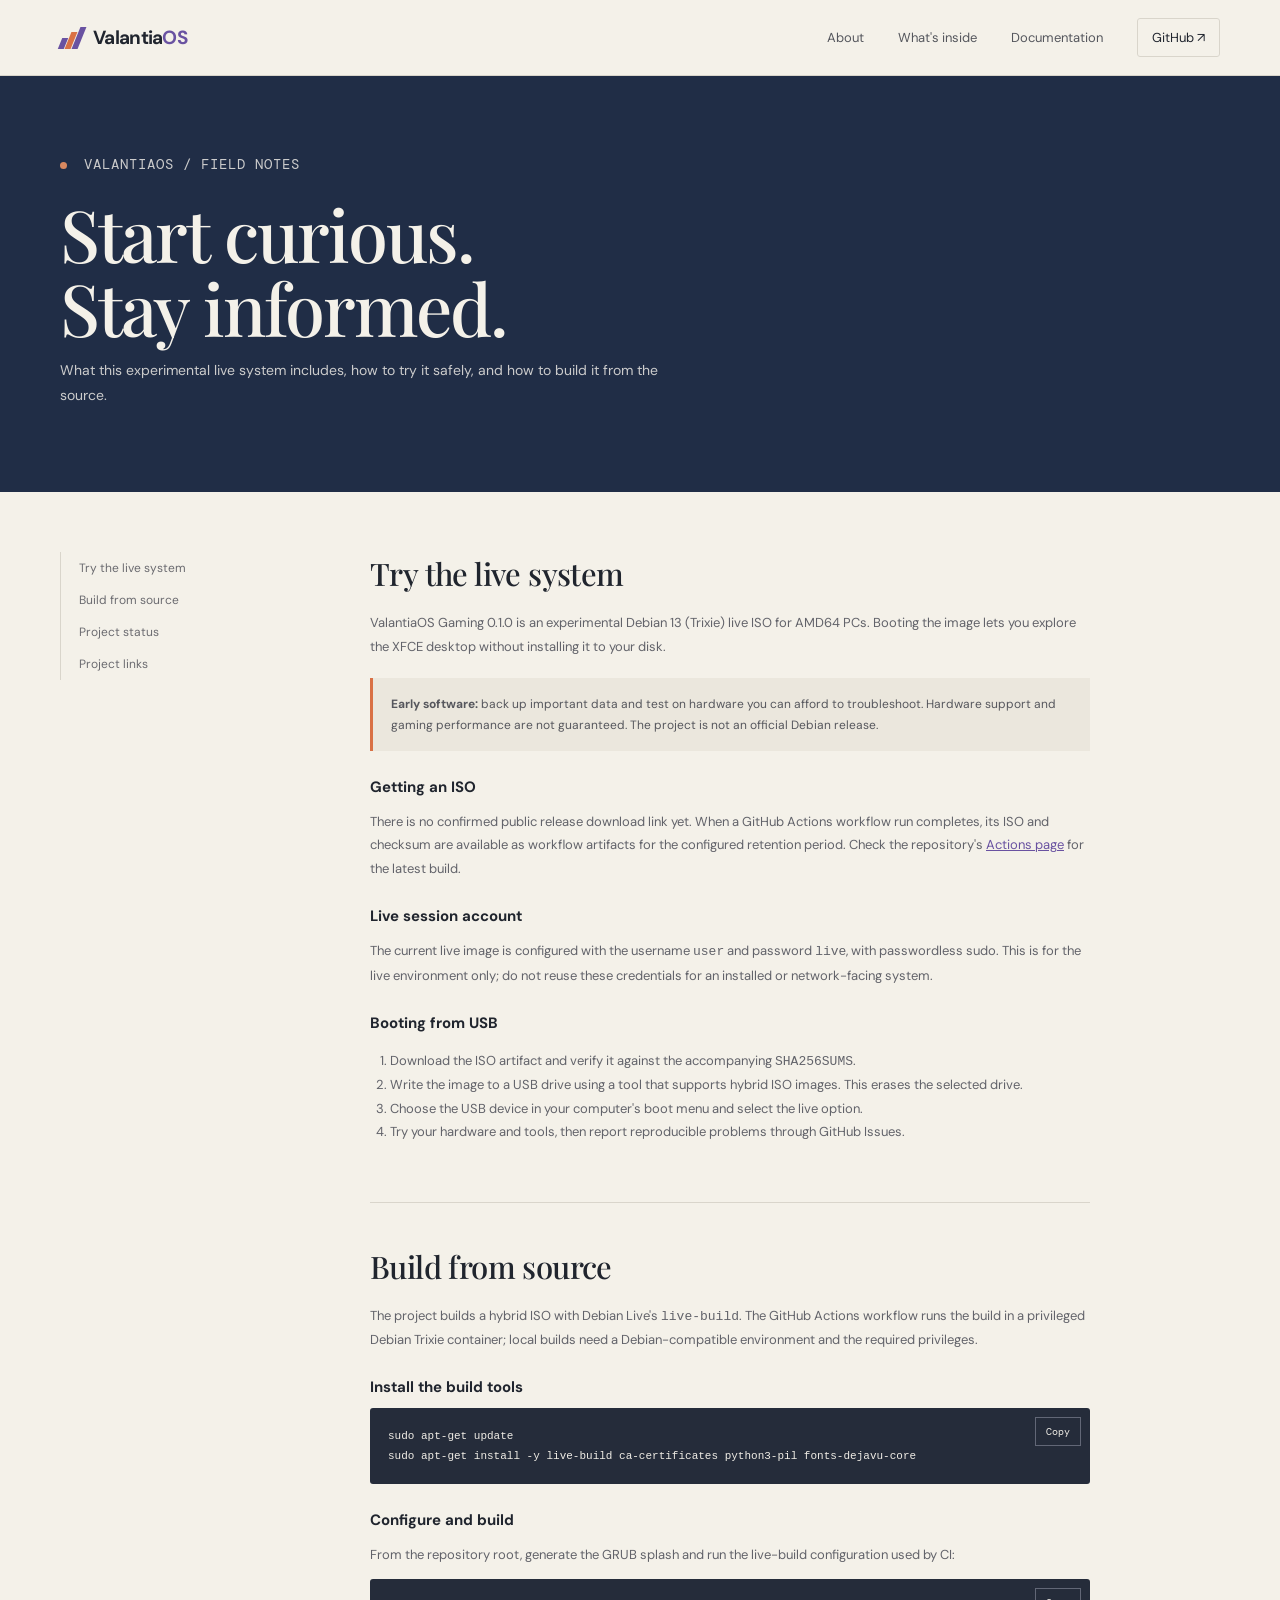
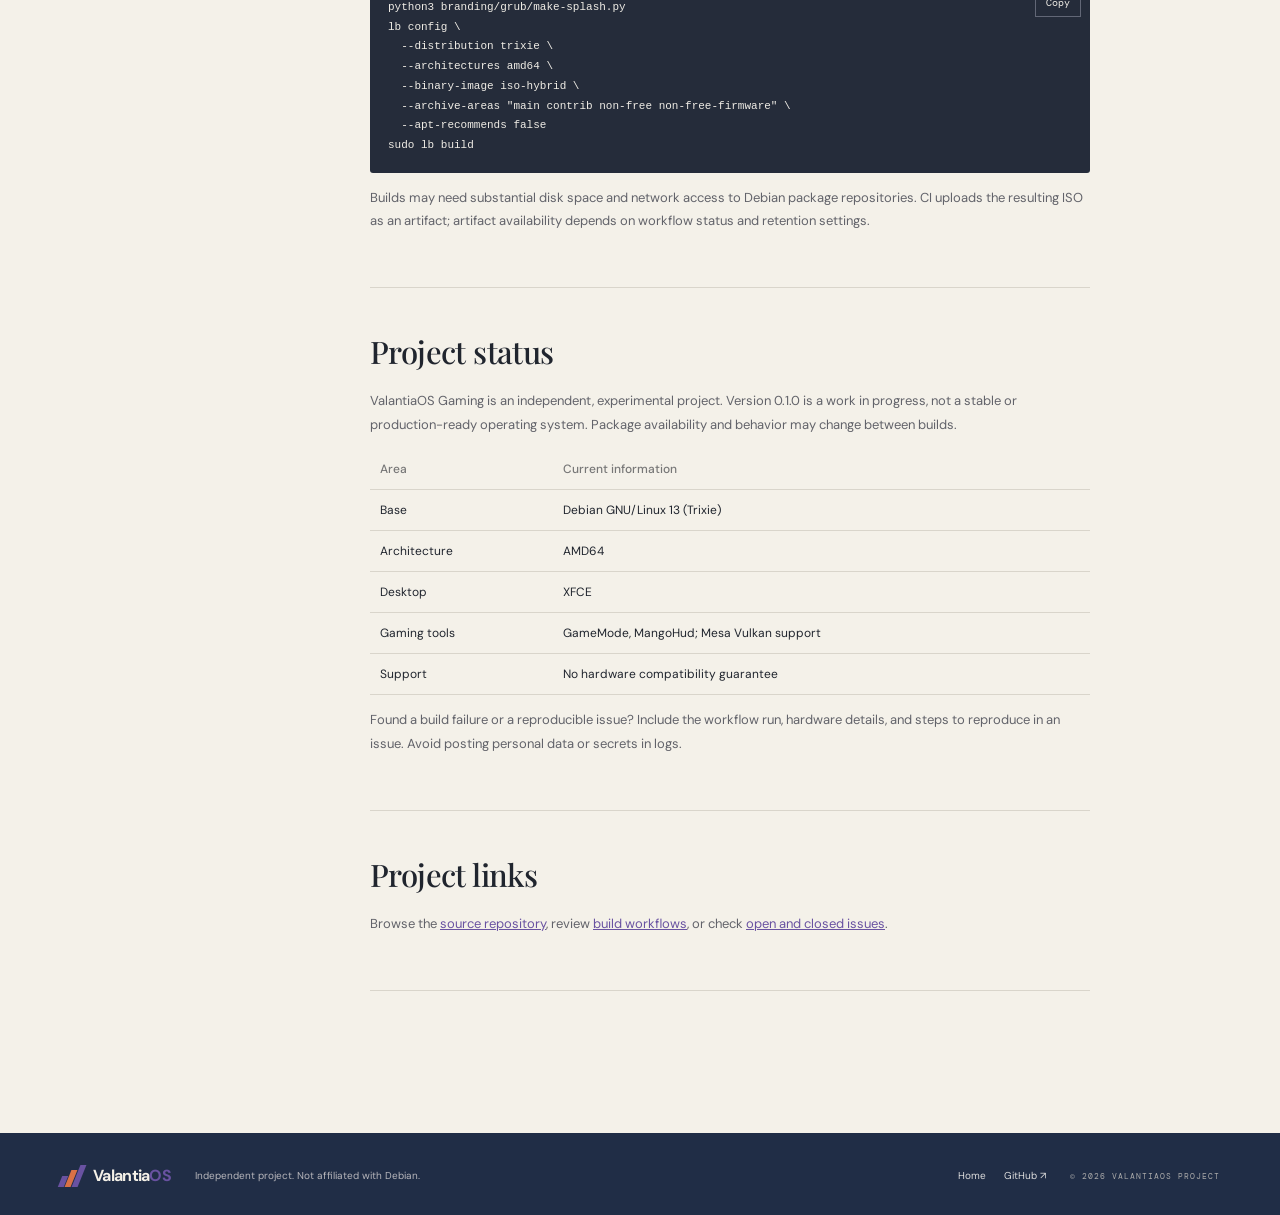
<file: web/docs.html>
<!doctype html>
<html lang="en">
<head>
  <meta charset="utf-8">
  <meta name="viewport" content="width=device-width, initial-scale=1">
  <meta name="theme-color" content="#f4f1e9">
  <meta name="description" content="ValantiaOS Gaming documentation: try the live session, build the ISO, and understand the project's experimental status.">
  <title>Documentation — ValantiaOS</title>
  <link rel="icon" href="assets/favicon.svg" type="image/svg+xml">
  <link rel="stylesheet" href="assets/site.css">
  <script src="assets/site.js" defer></script>
</head>
<body>
  <a class="skip-link" href="#main">Skip to content</a>
  <header class="site-header"><div class="header-inner">
    <a class="brand" href="index.html" aria-label="ValantiaOS home"><span class="brand-mark" aria-hidden="true"><i></i><i></i><i></i></span><span>Valantia<span class="brand-os">OS</span></span></a>
    <button class="menu-toggle" type="button" aria-expanded="false" aria-controls="site-nav" aria-label="Open menu"><span></span><span></span></button>
    <nav class="site-nav" id="site-nav" aria-label="Main navigation"><a href="index.html#about">About</a><a href="index.html#features">What's inside</a><a href="docs.html" aria-current="page">Documentation</a><a class="nav-github" href="https://github.com/ZiumOS/ValantiaOS" target="_blank" rel="noreferrer">GitHub <span aria-hidden="true">↗</span></a></nav>
  </div></header>
  <main id="main">
    <section class="docs-hero"><p class="eyebrow"><span class="status-dot"></span> VALANTIAOS / FIELD NOTES</p><h1>Start curious.<br>Stay informed.</h1><p>What this experimental live system includes, how to try it safely, and how to build it from the source.</p></section>
    <div class="docs-layout">
      <nav class="docs-sidebar" aria-label="On this page"><a href="#try-it">Try the live system</a><a href="#build">Build from source</a><a href="#project-status">Project status</a><a href="#links">Project links</a></nav>
      <div class="docs-content">
        <section id="try-it"><h2>Try the live system</h2><p>ValantiaOS Gaming 0.1.0 is an experimental Debian 13 (Trixie) live ISO for AMD64 PCs. Booting the image lets you explore the XFCE desktop without installing it to your disk.</p><div class="notice"><strong>Early software:</strong> back up important data and test on hardware you can afford to troubleshoot. Hardware support and gaming performance are not guaranteed. The project is not an official Debian release.</div><h3>Getting an ISO</h3><p>There is no confirmed public release download link yet. When a GitHub Actions workflow run completes, its ISO and checksum are available as workflow artifacts for the configured retention period. Check the repository's <a href="https://github.com/ZiumOS/ValantiaOS/actions" target="_blank" rel="noreferrer">Actions page</a> for the latest build.</p><h3>Live session account</h3><p>The current live image is configured with the username <code>user</code> and password <code>live</code>, with passwordless sudo. This is for the live environment only; do not reuse these credentials for an installed or network-facing system.</p><h3>Booting from USB</h3><ol><li>Download the ISO artifact and verify it against the accompanying <code>SHA256SUMS</code>.</li><li>Write the image to a USB drive using a tool that supports hybrid ISO images. This erases the selected drive.</li><li>Choose the USB device in your computer's boot menu and select the live option.</li><li>Try your hardware and tools, then report reproducible problems through GitHub Issues.</li></ol></section>
        <section id="build"><h2>Build from source</h2><p>The project builds a hybrid ISO with Debian Live's <code>live-build</code>. The GitHub Actions workflow runs the build in a privileged Debian Trixie container; local builds need a Debian-compatible environment and the required privileges.</p><h3>Install the build tools</h3><pre class="command"><code id="install-command">sudo apt-get update
sudo apt-get install -y live-build ca-certificates python3-pil fonts-dejavu-core</code><button class="copy-button" type="button" data-copy="install-command">Copy</button></pre><h3>Configure and build</h3><p>From the repository root, generate the GRUB splash and run the live-build configuration used by CI:</p><pre class="command"><code id="build-command">python3 branding/grub/make-splash.py
lb config \
  --distribution trixie \
  --architectures amd64 \
  --binary-image iso-hybrid \
  --archive-areas "main contrib non-free non-free-firmware" \
  --apt-recommends false
sudo lb build</code><button class="copy-button" type="button" data-copy="build-command">Copy</button></pre><p>Builds may need substantial disk space and network access to Debian package repositories. CI uploads the resulting ISO as an artifact; artifact availability depends on workflow status and retention settings.</p></section>
        <section id="project-status"><h2>Project status</h2><p>ValantiaOS Gaming is an independent, experimental project. Version 0.1.0 is a work in progress, not a stable or production-ready operating system. Package availability and behavior may change between builds.</p><table class="docs-table"><thead><tr><th>Area</th><th>Current information</th></tr></thead><tbody><tr><td>Base</td><td>Debian GNU/Linux 13 (Trixie)</td></tr><tr><td>Architecture</td><td>AMD64</td></tr><tr><td>Desktop</td><td>XFCE</td></tr><tr><td>Gaming tools</td><td>GameMode, MangoHud; Mesa Vulkan support</td></tr><tr><td>Support</td><td>No hardware compatibility guarantee</td></tr></tbody></table><p>Found a build failure or a reproducible issue? Include the workflow run, hardware details, and steps to reproduce in an issue. Avoid posting personal data or secrets in logs.</p></section>
        <section id="links"><h2>Project links</h2><p>Browse the <a href="https://github.com/ZiumOS/ValantiaOS" target="_blank" rel="noreferrer">source repository</a>, review <a href="https://github.com/ZiumOS/ValantiaOS/actions" target="_blank" rel="noreferrer">build workflows</a>, or check <a href="https://github.com/ZiumOS/ValantiaOS/issues" target="_blank" rel="noreferrer">open and closed issues</a>.</p></section>
      </div>
    </div>
  </main>
  <footer class="site-footer docs-footer"><div class="footer-inner"><a class="brand footer-brand" href="index.html"><span class="brand-mark" aria-hidden="true"><i></i><i></i><i></i></span><span>Valantia<span class="brand-os">OS</span></span></a><p>Independent project. Not affiliated with Debian.</p><div class="footer-links"><a href="index.html">Home</a><a href="https://github.com/ZiumOS/ValantiaOS" target="_blank" rel="noreferrer">GitHub ↗</a></div><span class="copyright"></span></div></footer>
</body>
</html>
</file>
<file: docs/assets/css/site.css>
@font-face{font-family:'IBM Plex Sans';src:url('../fonts/ibm-plex-sans-regular.woff2') format('woff2');font-weight:400;font-display:swap}@font-face{font-family:'IBM Plex Sans';src:url('../fonts/ibm-plex-sans-medium.woff2') format('woff2');font-weight:500;font-display:swap}@font-face{font-family:'IBM Plex Sans';src:url('../fonts/ibm-plex-sans-semibold.woff2') format('woff2');font-weight:600;font-display:swap}@font-face{font-family:'IBM Plex Sans';src:url('../fonts/ibm-plex-sans-bold.woff2') format('woff2');font-weight:700;font-display:swap}:root{color-scheme:dark;--night:#07090b;--deep:#0b1013;--panel:#10171b;--panel2:#141e22;--ink:#f1f4ef;--muted:#a3aeaa;--line:#293539;--amber:#ffc477;--cyan:#83e6de;--display:'IBM Plex Sans',Cantarell,system-ui,sans-serif;--body:'IBM Plex Sans',Cantarell,system-ui,sans-serif;--mono:ui-monospace,monospace;--max:1190px}*{box-sizing:border-box}html{scroll-behavior:smooth;scroll-padding-top:90px}body{margin:0;background:var(--night);color:var(--ink);font:400 16px/1.65 var(--body);-webkit-font-smoothing:antialiased}a{color:inherit}button{font:inherit}a,button,summary{-webkit-tap-highlight-color:transparent}a:focus-visible,button:focus-visible,summary:focus-visible{outline:2px solid var(--cyan);outline-offset:4px}.skip-link{position:fixed;z-index:40;top:-70px;left:14px;padding:11px 16px;background:var(--cyan);color:#061011;font-weight:700}.skip-link:focus{top:12px}.page-intro{position:fixed;z-index:35;inset:0;display:flex;align-items:center;justify-content:center;gap:20px;background:#07090b;color:var(--ink);font:10px var(--mono);letter-spacing:.2em;animation:intro-out .45s ease 1.3s forwards}.page-intro i{width:45px;height:1px;background:var(--amber);animation:intro-line .8s ease both}.page-intro button{border:0;background:transparent;color:var(--cyan);font:9px var(--mono);letter-spacing:.1em;cursor:pointer}.page-intro.is-gone{pointer-events:none;animation:intro-out .35s ease forwards}.cursor-glow{position:fixed;z-index:0;inset:0;pointer-events:none;background:radial-gradient(260px circle at var(--x,-400px) var(--y,-400px),#83e6de0b,transparent 72%)}.scroll-progress{position:fixed;top:0;left:0;width:100%;height:2px;z-index:30;background:#ffffff0a}.scroll-progress span{display:block;width:100%;height:100%;background:linear-gradient(90deg,var(--amber),var(--cyan));transform:scaleX(0);transform-origin:left}.site-header{height:82px;position:fixed;z-index:20;inset:0 0 auto;border-bottom:1px solid #ffffff12;background:#07090b44;transition:height .3s,background .3s,backdrop-filter .3s}.site-header.is-scrolled{height:66px;background:#07090be8;backdrop-filter:blur(16px)}.header-inner,.section-shell{width:min(var(--max),calc(100% - 56px));margin-inline:auto}.header-inner{height:100%;display:flex;align-items:center;justify-content:space-between}.brand{display:flex;align-items:center;gap:10px;text-decoration:none;font:600 13px var(--mono);letter-spacing:.11em}.brand-symbol{width:28px;height:28px;display:grid;place-items:center;border:1px solid #ffc47788;border-radius:50%;color:var(--amber);font:500 16px var(--display);box-shadow:inset 0 0 12px #ffc47714}.brand-os{color:var(--cyan)}.site-nav{display:flex;align-items:center;gap:30px}.site-nav>a{color:#bdc7c1;text-decoration:none;font-size:12px;position:relative;transition:color .2s}.site-nav>a:not(.github-link):after{content:"";position:absolute;height:1px;bottom:-8px;left:0;right:100%;background:var(--cyan);transition:right .25s}.site-nav>a:hover,.site-nav>a.is-active{color:var(--ink)}.site-nav>a:hover:after,.site-nav>a.is-active:after{right:0}.site-nav .github-link{border:1px solid #ffffff38;border-radius:3px;padding:9px 14px;color:var(--ink);transition:background .2s,border-color .2s}.github-link:hover{background:#ffffff0b;border-color:var(--cyan)}.menu-toggle{display:none}.hero{height:max(720px,100svh);min-height:680px;position:relative;isolation:isolate;overflow:hidden;display:flex;align-items:center;background:radial-gradient(ellipse at 72% 48%,#192329 0,#0c1114 34%,#07090b 74%)}.blackhole-canvas,.hero-grid{position:absolute;inset:0;width:100%;height:100%;z-index:-1}.hero-grid{opacity:.16;background-image:linear-gradient(#a4b6ae10 1px,transparent 1px),linear-gradient(90deg,#a4b6ae10 1px,transparent 1px);background-size:88px 88px;mask-image:linear-gradient(90deg,transparent,#000 50%,#000)}.hero:after{content:"";position:absolute;z-index:-1;inset:auto 0 0;height:24%;background:linear-gradient(transparent,var(--night));pointer-events:none}.hero-inner{width:min(var(--max),calc(100% - 56px));margin:0 auto;padding-top:55px;position:relative;z-index:1}.hero-copy{width:min(610px,58%);position:relative;z-index:2}.eyebrow,.section-label,.hero-meta,.hero-orbit-label,.hero-index,.scroll-cue,.card-index,.features-footnote,.terminal-bar,.terminal-caption,.terminal-foot,.screenshot-placeholder>div>span,.placeholder-coordinates,.release-top,.tested-placeholder b,.code-heading,.safety-note>span{font:10px var(--mono);letter-spacing:.14em}.eyebrow{color:#bcc8c2;display:flex;align-items:center;gap:10px}.live-dot,.terminal-live i,.release-status i{width:7px;height:7px;display:inline-block;border-radius:50%;background:var(--cyan);box-shadow:0 0 12px #83e6de88;animation:signal 2.6s ease-in-out infinite}.hero h1{font:500 clamp(56px,8vw,112px)/.94 var(--display);letter-spacing:-.075em;margin:28px 0 25px}.hero h1 em,.display em{color:var(--amber);font-style:normal;font-weight:400}.hero-lede{max-width:500px;color:#b8c4bf;font-size:16px;line-height:1.85}.hero-actions{display:flex;gap:12px;align-items:center;margin-top:31px}.button{min-height:48px;display:inline-flex;justify-content:center;align-items:center;gap:19px;padding:0 19px;border-radius:3px;text-decoration:none;font-size:12px;font-weight:600;transition:transform .24s,box-shadow .24s,border-color .24s,background .24s;will-change:transform}.button-primary{position:relative;overflow:hidden;color:#10110f;background:linear-gradient(110deg,#ffd597,var(--amber) 45%,#ffe4b7 60%,var(--amber));background-size:220% 100%;box-shadow:0 5px 26px #ffc4771d;animation:amber-glow 5s ease-in-out infinite}.button-primary:hover{box-shadow:0 8px 36px #ffc47749;transform:translateY(-2px)}.button-quiet{border:1px solid #ffffff38;color:var(--ink);background:#080b0c63}.button-quiet:hover{border-color:var(--cyan);transform:translateY(-2px)}.hero-meta{display:flex;align-items:center;gap:12px;margin-top:46px;color:#a8b3ae;font-size:9px}.hero-meta i{width:3px;height:3px;border-radius:50%;background:var(--amber)}.hero-orbit-label{position:absolute;right:0;top:15%;width:250px;display:flex;justify-content:space-between;color:#c0cbc4a0;font-size:8px}.hero-orbit-label span:last-child{writing-mode:vertical-rl;transform:translateY(70px)}.scroll-cue{position:absolute;bottom:39px;left:max(28px,calc((100% - var(--max))/2));display:flex;align-items:center;gap:16px;text-decoration:none;color:#9da9a3;font-size:9px}.scroll-cue i{width:60px;height:1px;background:#9da9a366;position:relative;overflow:hidden}.scroll-cue i:after{content:"";position:absolute;inset:0;background:var(--cyan);transform:translateX(-100%);animation:line-travel 2s ease-in-out infinite}.hero-index{position:absolute;right:max(28px,calc((100% - var(--max))/2));bottom:39px;color:#9da9a3;font-size:9px}.hero-reveal{opacity:0;transform:translateY(17px);animation:hero-in .8s cubic-bezier(.2,.7,.2,1) forwards}.delay-1{animation-delay:.12s}.delay-2{animation-delay:.24s}.delay-3{animation-delay:.36s}.section-shell{position:relative}.section-pad{padding:125px 0}.intro{padding-top:120px;padding-bottom:115px}.section-label{display:flex;gap:18px;color:#89958f;font-size:9px}.section-label span:first-child{color:var(--amber)}.intro-grid{display:grid;grid-template-columns:1fr .82fr;gap:80px;margin-top:40px}.display{font:500 clamp(42px,6vw,73px)/1.02 var(--display);letter-spacing:-.065em;margin:0}.intro-copy{max-width:510px;padding-top:9px}.intro-copy p,.boot-copy>p,.desktop-intro>p,.download-copy,.build-grid>div>p{font-size:14px;line-height:1.9;color:#aeb9b3;margin:0 0 16px}.stat-line{display:flex;gap:0;margin-top:67px;border-top:1px solid var(--line);border-bottom:1px solid var(--line);max-width:670px}.stat-line>div{flex:1;padding:20px 24px;border-right:1px solid var(--line);display:flex;flex-direction:column;gap:4px}.stat-line>div:first-child{padding-left:0}.stat-line>div:last-child{border:0}.stat-line strong{font:500 26px var(--display);color:var(--cyan)}.stat-line span{font:9px var(--mono);letter-spacing:.1em;color:#87938d}.features{background:linear-gradient(180deg,#0a0e10,#0b1012 60%,#090c0e);border-block:1px solid #ffffff0c}.section-heading{display:flex;align-items:end;justify-content:space-between;gap:30px;margin:40px 0 47px}.section-heading p{max-width:285px;color:#97a49e;font-size:13px}.feature-grid{display:grid;grid-template-columns:repeat(4,1fr);gap:13px;perspective:900px}.feature-card{--mx:50%;--my:50%;min-height:290px;position:relative;overflow:hidden;padding:24px 20px;background:radial-gradient(circle at var(--mx) var(--my),#83e6de12,transparent 48%),linear-gradient(145deg,#12191c,#0d1214);border:1px solid #ffffff18;border-radius:4px;transform-style:preserve-3d;transition:transform .25s,border-color .25s,background .3s}.feature-card:hover{border-color:#83e6de55}.card-index{font-size:8px;color:#85918b}.feature-icon{height:52px;width:52px;margin:43px 0 22px;display:grid;place-items:center;border:1px solid #ffc47755;color:var(--amber);border-radius:50%;font:500 20px var(--display)}.icon-window{position:relative}.icon-window i:first-child{width:22px;height:16px;border:1px solid var(--cyan);border-radius:2px}.icon-window i:last-child{position:absolute;width:12px;height:1px;background:var(--cyan);transform:translateY(11px)}.icon-vulkan{font-style:italic}.icon-game{font:24px var(--body)}.icon-debian{font:11px var(--mono)}.feature-card h3{font:500 18px var(--display);margin:0 0 9px}.feature-card p{font-size:12px;line-height:1.75;color:#98a59f;margin:0}.card-glint{position:absolute;inset:0;pointer-events:none;background:radial-gradient(220px circle at var(--mx) var(--my),#83e6de0c,transparent 70%)}.features-footnote{margin-top:24px;color:#8b9791;font-size:9px;letter-spacing:.06em}.features-footnote span{color:var(--amber);margin-right:8px}.boot-section{background:#0a0d0f}.boot-grid{display:grid;grid-template-columns:.8fr 1.2fr;align-items:center;gap:75px}.boot-copy .display{margin:38px 0 22px}.inline-link{display:inline-flex;gap:10px;align-items:center;margin-top:8px;color:var(--cyan);font-size:12px;text-decoration:none;border-bottom:1px solid #83e6de55;padding-bottom:5px;transition:gap .2s}.inline-link:hover{gap:16px}.terminal{overflow:hidden;border:1px solid #ffffff24;border-radius:5px;background:#080b0d;box-shadow:0 25px 80px #0007}.terminal-bar,.terminal-foot{height:43px;padding:0 17px;display:flex;align-items:center;justify-content:space-between;color:#8e9b95;font-size:8px;border-bottom:1px solid #ffffff13}.terminal-lights{display:flex;gap:5px;margin-right:10px}.terminal-lights i{width:6px;height:6px;border-radius:50%;background:#41504a}.terminal-bar>span:nth-child(2){margin-right:auto}.terminal-live{display:flex;align-items:center;gap:7px;color:var(--cyan)}.terminal-live i{width:5px;height:5px}.terminal-screen{min-height:245px;padding:20px 23px 24px;font:11px/2 var(--mono);color:#c6d1cb}.terminal-caption{font-size:8px;color:#697870;margin:0 0 13px}.boot-lines{padding:0;margin:0;list-style:none}.boot-lines li{opacity:0;transform:translateX(-5px);animation:terminal-line .38s ease forwards}.boot-lines li:before{content:'› ';color:var(--amber)}.boot-lines li.is-done:after{content:'  [ OK ]';color:var(--cyan)}.boot-lines li.is-current:after{content:'  …';color:var(--amber);animation:signal 1s infinite}.terminal-cursor{display:inline-block;width:6px;height:12px;background:var(--cyan);vertical-align:middle;animation:signal 1s infinite}.terminal-foot{height:34px;border-top:1px solid #ffffff13;border-bottom:0;font-size:8px}.desktop-section{background:radial-gradient(ellipse at 85% 60%,#172125 0,transparent 46%),#0b0f11}.desktop-intro{display:flex;justify-content:space-between;align-items:end;gap:30px;margin:38px 0 39px}.desktop-intro>p{max-width:380px;margin-bottom:4px}.screenshot-placeholder{min-height:410px;border:1px dashed #53615a;background:linear-gradient(135deg,#111719,#0b0e10);display:grid;place-items:center;position:relative;text-align:center;overflow:hidden}.screenshot-placeholder:before,.screenshot-placeholder:after{content:"";position:absolute;width:210px;height:210px;border:1px solid #83e6de16;border-radius:50%;animation:orbit 22s linear infinite}.screenshot-placeholder:after{width:320px;height:320px;border-color:#ffc47714;animation-direction:reverse}.screenshot-placeholder>div:nth-child(2){position:relative;z-index:1;display:grid;justify-items:center}.screenshot-placeholder>div>span{color:var(--cyan);font-size:8px}.screenshot-placeholder strong{font:500 clamp(23px,3vw,34px)/1.25 var(--display);margin:14px 0}.screenshot-placeholder small{font-size:11px;color:#8e9b94}.placeholder-cross{position:absolute;top:25px;left:25px;color:var(--amber);font-size:18px}.placeholder-coordinates{position:absolute;right:23px;bottom:21px;color:#78857e;font-size:8px}.download-section{background:linear-gradient(125deg,#0c1012,#111719 70%,#0c1112);border-block:1px solid #ffffff10}.download-grid{display:grid;grid-template-columns:1fr .9fr;gap:85px;align-items:center}.download-grid .display{margin:40px 0 23px}.download-copy{max-width:500px;margin-bottom:25px}.release-card{border:1px solid #ffffff24;background:#090d0f;padding:25px 27px;box-shadow:0 30px 80px #0004}.release-top{display:flex;justify-content:space-between;color:#8f9c95;font-size:8px;border-bottom:1px solid var(--line);padding-bottom:15px}.release-status{color:var(--amber);display:flex;align-items:center;gap:7px}.release-status i{background:var(--amber);box-shadow:0 0 10px #ffc47766;width:5px;height:5px}.release-name{font:500 25px var(--display);margin:24px 0}.release-name em{color:var(--amber);font-style:normal}.release-card dl{margin:0}.release-card dl>div{display:flex;justify-content:space-between;gap:16px;padding:12px 0;border-top:1px solid #ffffff13}.release-card dt{color:#89958f;font-size:11px}.release-card dd{margin:0;text-align:right;color:#e0e6e1;font:10px var(--mono)}.tested-placeholder{display:flex;align-items:center;gap:12px;padding:15px;margin-top:21px;background:#ffc4770c;border:1px solid #ffc4772c}.tested-mark{font:22px var(--display);color:var(--amber)}.tested-placeholder b,.tested-placeholder small{display:block}.tested-placeholder b{font-size:8px;color:var(--amber)}.tested-placeholder small{font-size:10px;color:#aab4ae;margin-top:4px}.safety-note{display:grid;grid-template-columns:180px 1fr;gap:25px;margin-top:43px;padding-top:22px;border-top:1px solid var(--line)}.safety-note>span{color:var(--amber);font-size:8px}.safety-note p{font-size:11px;color:#97a39d;margin:0}.build-section{background:#090c0e}.build-grid{display:grid;grid-template-columns:.75fr 1.25fr;gap:75px;align-items:center}.build-grid .display{margin:40px 0 20px}.code-panel{border:1px solid #ffffff20;background:#0e1315;border-radius:4px;overflow:hidden}.code-heading{display:flex;justify-content:space-between;align-items:center;padding:13px 17px;border-bottom:1px solid #ffffff16;color:#89958f;font-size:8px}.copy-button{cursor:pointer;border:1px solid #52615a;color:var(--cyan);background:transparent;border-radius:2px;padding:6px 10px;font:9px var(--mono);transition:background .2s,border-color .2s}.copy-button:hover{background:#83e6de10;border-color:var(--cyan)}.code-panel pre{margin:0;padding:22px 20px;overflow-x:auto;color:#dce5df;font:11px/1.9 var(--mono)}.code-panel pre code{white-space:pre}.code-panel>p{margin:0;padding:0 20px 18px;color:#909c95;font:10px var(--mono)}.code-panel>p code,.faq-list code{color:var(--amber)}.faq-section{background:#0c1012;border-top:1px solid #ffffff0c}.faq-grid{display:grid;grid-template-columns:.75fr 1.25fr;gap:75px}.faq-grid .display{margin-top:38px}.faq-list details{border-bottom:1px solid var(--line)}.faq-list details:first-child{border-top:1px solid var(--line)}.faq-list summary{list-style:none;cursor:pointer;display:flex;justify-content:space-between;gap:20px;padding:19px 2px;font:500 15px var(--display)}.faq-list summary::-webkit-details-marker{display:none}.faq-list summary span{color:var(--amber);transition:transform .25s}.faq-list details[open] summary span{transform:rotate(45deg)}.faq-list details p{margin:0;padding:0 25px 20px 2px;color:#a6b1ab;font-size:12px;line-height:1.8}.site-footer{padding:28px 0;background:#060809;border-top:1px solid #ffffff15}.footer-shell{width:min(var(--max),calc(100% - 56px));margin:auto;display:flex;align-items:center;gap:25px}.footer-shell>p{margin-right:auto;color:#8c9992;font-size:10px}.footer-shell nav{display:flex;gap:17px}.footer-shell nav a,.footer-shell>small{font-size:9px;color:#9ba69f;text-decoration:none}.footer-shell nav a:hover{color:var(--cyan)}.footer-shell>small{font-family:var(--mono)}.reveal{opacity:0;transform:translateY(20px);transition:opacity .7s cubic-bezier(.16,1,.3,1),transform .7s cubic-bezier(.16,1,.3,1);transition-delay:var(--reveal-delay,0ms)}.reveal.is-visible{opacity:1;transform:none}.hero .reveal{opacity:1;transform:none}.docs-hero{position:relative;isolation:isolate;overflow:hidden;padding:190px 0 80px;background:radial-gradient(ellipse at 78% 43%,#1d292c,#090c0e 65%)}.docs-hero:after{content:"";position:absolute;z-index:-1;width:470px;aspect-ratio:1;right:12%;top:48%;transform:translateY(-50%);border-radius:50%;background:radial-gradient(circle,#030405 0 23%,transparent 24%),radial-gradient(ellipse,transparent 35%,#ffc477 38%,#83e6de77 40%,transparent 48%);filter:drop-shadow(0 0 40px #ffc47724)}.docs-hero-inner{position:relative}.docs-hero h1{margin:25px 0;font-size:clamp(50px,8vw,92px)}.docs-hero-inner>p:last-child{color:#b8c4bf;max-width:520px}.docs-layout{display:grid;grid-template-columns:210px minmax(0,750px);gap:70px;padding-top:65px;padding-bottom:100px}.docs-sidebar{position:sticky;top:100px;height:max-content;border-left:1px solid var(--line);padding-left:17px}.docs-sidebar a{display:block;padding:8px 0;text-decoration:none;font-size:11px;color:#9aa69f;transition:color .2s,transform .2s}.docs-sidebar a:hover{color:var(--cyan);transform:translateX(4px)}.docs-content section{padding:0 0 43px;margin-bottom:43px;border-bottom:1px solid var(--line);scroll-margin-top:100px}.docs-content .section-label{margin:0 0 14px}.docs-content h2{font:500 34px var(--display);letter-spacing:-.04em;margin:0 0 17px}.docs-content h3{font:500 16px var(--display);margin:27px 0 8px}.docs-content p,.docs-content li{font-size:13px;line-height:1.85;color:#b1bcb6}.docs-content ul,.docs-content ol{padding-left:20px}.docs-content a{color:var(--cyan)}.docs-content code:not(.command code){padding:.12em .38em;background:#161e20;border:1px solid #293739;border-radius:2px;color:var(--amber);font:11px var(--mono)}.notice{padding:15px 17px;border-left:2px solid var(--amber);background:#ffc4770b;color:#cbd4cf;font-size:12px;margin:18px 0}.command{position:relative;background:#080b0d;border:1px solid #293539;padding:18px 90px 18px 16px;overflow:auto;color:#e0e9e3;font:10px/1.8 var(--mono);white-space:pre}.command .copy-button{position:absolute;right:9px;top:9px}.docs-table{border-collapse:collapse;width:100%;font-size:11px}.docs-table th,.docs-table td{text-align:left;padding:11px 9px;border-bottom:1px solid var(--line)}.docs-table th{font:9px var(--mono);color:#94a19b;font-weight:400;letter-spacing:.1em}.docs-footer{margin:0}
@media(max-width:900px){.site-nav{gap:19px}.hero-copy{width:min(590px,70%)}.feature-grid{grid-template-columns:repeat(2,1fr)}.feature-card{min-height:255px}.download-grid{gap:40px}.intro-grid,.boot-grid,.build-grid,.faq-grid{gap:45px}.docs-layout{grid-template-columns:170px 1fr;gap:40px}}
@media(max-width:680px){.header-inner,.section-shell,.footer-shell,.hero-inner{width:calc(100% - 40px)}.site-header{height:68px}.site-header.is-scrolled{height:60px}.menu-toggle{display:flex;width:42px;height:42px;flex-direction:column;justify-content:center;align-items:center;gap:6px;border:1px solid #ffffff25;border-radius:3px;background:#0a0d0f;color:white}.menu-toggle span{width:16px;height:1px;background:currentColor;transition:transform .2s}.menu-toggle[aria-expanded=true] span:first-child{transform:translateY(3.5px) rotate(45deg)}.menu-toggle[aria-expanded=true] span:last-child{transform:translateY(-3.5px) rotate(-45deg)}.site-nav{position:absolute;display:flex;visibility:hidden;opacity:0;transform:translateY(-8px);transition:opacity .2s,transform .2s,visibility .2s;top:calc(100% + 1px);left:0;right:0;padding:10px 20px 19px;background:#090c0ef3;backdrop-filter:blur(16px);border-bottom:1px solid var(--line);flex-direction:column;align-items:stretch;gap:0}.site-nav.is-open{visibility:visible;opacity:1;transform:none}.site-nav>a{padding:12px 2px}.site-nav>a:after{display:none}.site-nav .github-link{margin-top:8px;text-align:center}.hero{height:850px;height:max(760px,100svh);min-height:700px}.hero-inner{padding-top:45px}.hero-copy{width:100%;max-width:560px}.hero h1{font-size:clamp(54px,14vw,82px);letter-spacing:-.07em}.hero-lede{max-width:450px;font-size:14px}.hero-orbit-label{right:0;top:25%;width:auto;display:grid;gap:10px;font-size:7px}.hero-orbit-label span:last-child{writing-mode:initial;transform:none}.hero-meta{font-size:8px;gap:8px;margin-top:35px}.scroll-cue{left:20px;bottom:27px;font-size:8px}.scroll-cue i{width:34px}.hero-index{right:20px;bottom:27px;font-size:8px}.section-pad{padding:87px 0}.intro{padding:88px 0}.intro-grid{grid-template-columns:1fr;gap:20px;margin-top:30px}.display{font-size:clamp(42px,12vw,60px)}.intro-copy{padding:0}.intro-copy p,.boot-copy>p,.desktop-intro>p,.download-copy,.build-grid>div>p{font-size:13px}.stat-line{margin-top:38px}.stat-line>div{padding:15px 12px}.stat-line strong{font-size:22px}.stat-line span{font-size:7px}.section-heading{display:block;margin:30px 0}.section-heading p{max-width:340px}.feature-grid{gap:9px}.feature-card{min-height:250px;padding:16px 13px}.feature-icon{height:43px;width:43px;margin:38px 0 17px}.feature-card h3{font-size:15px}.feature-card p{font-size:11px}.card-index{font-size:7px}.features-footnote{font-size:8px;line-height:1.7}.boot-grid,.build-grid,.faq-grid,.download-grid{grid-template-columns:1fr;gap:38px}.boot-copy .display,.build-grid .display,.download-grid .display,.faq-grid .display{margin-top:30px}.terminal-screen{min-height:235px;padding:17px 15px;font-size:9px}.terminal-bar{padding-inline:12px;font-size:7px}.desktop-intro{display:block;margin:29px 0}.desktop-intro>p{margin-top:19px}.screenshot-placeholder{min-height:330px}.placeholder-coordinates{font-size:6px;right:10px;bottom:12px}.download-grid{gap:37px}.release-card{padding:19px 16px}.release-card dd{font-size:9px}.safety-note{grid-template-columns:1fr;gap:5px;margin-top:28px}.code-panel pre{font-size:9px;padding:16px 12px}.faq-grid{gap:33px}.faq-list summary{font-size:13px}.footer-shell{flex-wrap:wrap;gap:13px}.footer-shell>p{flex-basis:calc(100% - 150px);margin:0}.footer-shell nav{margin-right:auto;gap:13px}.footer-shell>small{margin-left:auto}.docs-hero{padding:145px 0 62px}.docs-hero:after{width:280px;right:-100px;top:50%}.docs-layout{display:block;padding-top:25px;padding-bottom:70px}.docs-sidebar{position:sticky;top:60px;z-index:5;display:flex;overflow-x:auto;gap:15px;background:#07090bf0;border-left:0;border-bottom:1px solid var(--line);padding:7px 0;margin:0 0 30px;white-space:nowrap}.docs-sidebar a{padding:8px 0}.docs-content h2{font-size:28px}.command{padding-right:18px;padding-bottom:48px}.command .copy-button{top:auto;bottom:8px}.docs-table{font-size:9px}.docs-table th,.docs-table td{padding:9px 5px}}
@media(max-width:380px){.header-inner,.section-shell,.footer-shell,.hero-inner{width:calc(100% - 32px)}.hero-actions{align-items:stretch;flex-direction:column;width:max-content}.button{min-height:45px}.feature-card{min-height:270px}.release-card dl>div{gap:8px}.release-card dt,.release-card dd{font-size:8px}}
@media(min-width:1500px){.hero-copy{width:610px}.hero h1{font-size:116px}.section-pad{padding-block:150px}}
@media(prefers-reduced-motion:reduce){.page-intro{display:none!important}.cursor-glow{display:none!important}html{scroll-behavior:auto}*,*::before,*::after{animation-duration:.01ms!important;animation-iteration-count:1!important;transition-duration:.01ms!important;scroll-behavior:auto!important}.reveal{opacity:1;transform:none}.hero-reveal{animation:none;opacity:1;transform:none}.blackhole-canvas{display:none}.feature-card{transform:none!important}}

@keyframes intro-line{from{transform:scaleX(0)}to{transform:scaleX(1)}}@keyframes intro-out{to{opacity:0;visibility:hidden}}@keyframes intro-out{to{opacity:0;visibility:hidden}}@keyframes hero-in{to{opacity:1;transform:translateY(0)}}@keyframes signal{50%{opacity:.45}}@keyframes amber-glow{0%,100%{background-position:0 0}50%{background-position:100% 0}}@keyframes line-travel{50%{transform:translateX(0)}100%{transform:translateX(100%)}}@keyframes terminal-line{to{opacity:1;transform:none}}@keyframes orbit{to{transform:rotate(360deg)}}
@media(max-width:900px){.site-nav{gap:19px}.hero-copy{width:min(590px,70%)}.feature-grid{grid-template-columns:repeat(2,1fr)}.feature-card{min-height:255px}.download-grid{gap:40px}.intro-grid,.boot-grid,.build-grid,.faq-grid{gap:45px}.docs-layout{grid-template-columns:170px 1fr;gap:40px}}
@media(max-width:680px){.header-inner,.section-shell,.footer-shell,.hero-inner{width:calc(100% - 40px)}.site-header{height:68px}.site-header.is-scrolled{height:60px}.menu-toggle{display:flex;width:42px;height:42px;flex-direction:column;justify-content:center;align-items:center;gap:6px;border:1px solid #ffffff25;border-radius:3px;background:#0a0d0f;color:white}.menu-toggle span{width:16px;height:1px;background:currentColor;transition:transform .2s}.menu-toggle[aria-expanded=true] span:first-child{transform:translateY(3.5px) rotate(45deg)}.menu-toggle[aria-expanded=true] span:last-child{transform:translateY(-3.5px) rotate(-45deg)}.site-nav{position:absolute;display:flex;visibility:hidden;opacity:0;transform:translateY(-8px);transition:opacity .2s,transform .2s,visibility .2s;top:calc(100% + 1px);left:0;right:0;padding:10px 20px 19px;background:#090c0ef3;backdrop-filter:blur(16px);border-bottom:1px solid var(--line);flex-direction:column;align-items:stretch;gap:0}.site-nav.is-open{visibility:visible;opacity:1;transform:none}.site-nav>a{padding:12px 2px}.site-nav>a:after{display:none}.site-nav .github-link{margin-top:8px;text-align:center}.hero{height:850px;height:max(760px,100svh);min-height:700px}.hero-inner{padding-top:45px}.hero-copy{width:100%;max-width:560px}.hero h1{font-size:clamp(54px,14vw,82px);letter-spacing:-.07em}.hero-lede{max-width:450px;font-size:14px}.hero-orbit-label{right:0;top:25%;width:auto;display:grid;gap:10px;font-size:7px}.hero-orbit-label span:last-child{writing-mode:initial;transform:none}.hero-meta{font-size:8px;gap:8px;margin-top:35px}.scroll-cue{left:20px;bottom:27px;font-size:8px}.scroll-cue i{width:34px}.hero-index{right:20px;bottom:27px;font-size:8px}.section-pad{padding:87px 0}.intro{padding:88px 0}.intro-grid{grid-template-columns:1fr;gap:20px;margin-top:30px}.display{font-size:clamp(42px,12vw,60px)}.intro-copy{padding:0}.intro-copy p,.boot-copy>p,.desktop-intro>p,.download-copy,.build-grid>div>p{font-size:13px}.stat-line{margin-top:38px}.stat-line>div{padding:15px 12px}.stat-line strong{font-size:22px}.stat-line span{font-size:7px}.section-heading{display:block;margin:30px 0}.section-heading p{max-width:340px}.feature-grid{gap:9px}.feature-card{min-height:250px;padding:16px 13px}.feature-icon{height:43px;width:43px;margin:38px 0 17px}.feature-card h3{font-size:15px}.feature-card p{font-size:11px}.card-index{font-size:7px}.features-footnote{font-size:8px;line-height:1.7}.boot-grid,.build-grid,.faq-grid,.download-grid{grid-template-columns:1fr;gap:38px}.boot-copy .display,.build-grid .display,.download-grid .display,.faq-grid .display{margin-top:30px}.terminal-screen{min-height:235px;padding:17px 15px;font-size:9px}.terminal-bar{padding-inline:12px;font-size:7px}.desktop-intro{display:block;margin:29px 0}.desktop-intro>p{margin-top:19px}.screenshot-placeholder{min-height:330px}.placeholder-coordinates{font-size:6px;right:10px;bottom:12px}.download-grid{gap:37px}.release-card{padding:19px 16px}.release-card dd{font-size:9px}.safety-note{grid-template-columns:1fr;gap:5px;margin-top:28px}.code-panel pre{font-size:9px;padding:16px 12px}.faq-grid{gap:33px}.faq-list summary{font-size:13px}.footer-shell{flex-wrap:wrap;gap:13px}.footer-shell>p{flex-basis:calc(100% - 150px);margin:0}.footer-shell nav{margin-right:auto;gap:13px}.footer-shell>small{margin-left:auto}.docs-hero{padding:145px 0 62px}.docs-hero:after{width:280px;right:-100px;top:50%}.docs-layout{display:block;padding-top:25px;padding-bottom:70px}.docs-sidebar{position:sticky;top:60px;z-index:5;display:flex;overflow-x:auto;gap:15px;background:#07090bf0;border-left:0;border-bottom:1px solid var(--line);padding:7px 0;margin:0 0 30px;white-space:nowrap}.docs-sidebar a{padding:8px 0}.docs-content h2{font-size:28px}.command{padding-right:18px;padding-bottom:48px}.command .copy-button{top:auto;bottom:8px}.docs-table{font-size:9px}.docs-table th,.docs-table td{padding:9px 5px}}
@media(max-width:380px){.header-inner,.section-shell,.footer-shell,.hero-inner{width:calc(100% - 32px)}.hero-actions{align-items:stretch;flex-direction:column;width:max-content}.button{min-height:45px}.feature-card{min-height:270px}.release-card dl>div{gap:8px}.release-card dt,.release-card dd{font-size:8px}}
@media(min-width:1500px){.hero-copy{width:610px}.hero h1{font-size:116px}.section-pad{padding-block:150px}}
@media(prefers-reduced-motion:reduce){.page-intro{display:none!important}.cursor-glow{display:none!important}html{scroll-behavior:auto}*,*::before,*::after{animation-duration:.01ms!important;animation-iteration-count:1!important;transition-duration:.01ms!important;scroll-behavior:auto!important}.reveal{opacity:1;transform:none}.hero-reveal{animation:none;opacity:1;transform:none}.blackhole-canvas{display:none}.feature-card{transform:none!important}}
</file>
<file: web/assets/site.css>
@import url('https://fonts.googleapis.com/css2?family=DM+Mono:wght@400;500&family=DM+Sans:wght@400;500;600;700&family=Playfair+Display:ital,wght@0,500;0,600;1,500;1,600&display=swap');
:root{--paper:#f4f1e9;--ink:#20252e;--muted:#72747a;--line:#d9d5cb;--navy:#202d46;--purple:#6952a1;--orange:#d97145;--white:#fffefa;--mono:'DM Mono',monospace;--sans:'DM Sans',sans-serif;--serif:'Playfair Display',Georgia,serif}*{box-sizing:border-box}html{scroll-behavior:smooth;scroll-padding-top:90px}body{margin:0;background:var(--paper);color:var(--ink);font-family:var(--sans);-webkit-font-smoothing:antialiased}a{color:inherit}a:focus-visible,button:focus-visible{outline:3px solid var(--orange);outline-offset:4px}.skip-link{position:absolute;top:-60px;left:12px;background:var(--white);padding:12px;z-index:9}.skip-link:focus{top:12px}.site-header{height:76px;border-bottom:1px solid var(--line);position:sticky;top:0;background:rgba(244,241,233,.94);backdrop-filter:blur(12px);z-index:5}.header-inner,.section-wrap,.footer-inner{width:min(1160px,calc(100% - 48px));margin:auto}.header-inner{height:100%;display:flex;align-items:center;justify-content:space-between}.brand{display:inline-flex;align-items:center;gap:11px;text-decoration:none;font-weight:700;font-size:19px;letter-spacing:-.7px}.brand-os{color:var(--purple)}.brand-mark{height:22px;width:22px;display:flex;gap:2px;align-items:end}.brand-mark i{width:6px;background:var(--purple);display:block;transform:skew(-22deg)}.brand-mark i:nth-child(1){height:11px}.brand-mark i:nth-child(2){height:17px;background:var(--orange)}.brand-mark i:nth-child(3){height:22px}.site-nav{display:flex;align-items:center;gap:34px}.site-nav a,.footer-links a{text-decoration:none;font-size:13px;color:#55575d}.site-nav a:hover,.footer-links a:hover,.text-link:hover,.inline-link:hover{color:var(--purple)}.site-nav .nav-github{border:1px solid var(--line);padding:10px 14px;border-radius:3px;color:var(--ink)}.menu-toggle{display:none}.hero{background:var(--navy);color:#f7f3e9;position:relative;overflow:hidden}.hero-inner{width:min(1160px,calc(100% - 48px));min-height:590px;margin:auto;display:grid;grid-template-columns:1fr 1.05fr;align-items:center;gap:50px;padding:75px 0 90px}.eyebrow,.section-kicker,.art-caption,.art-foot,.hero-bottom,.window-label,.feature-meta,.copyright{font:10px var(--mono);letter-spacing:1px}.eyebrow{color:#c4bdca}.status-dot{display:inline-block;width:7px;height:7px;border-radius:50%;background:#d88860;margin-right:8px}.hero h1{font-size:clamp(48px,6vw,76px);line-height:.99;letter-spacing:-4px;margin:27px 0 25px;font-weight:500}.hero h1 em,.intro-grid h2 em,.cta-grid h2 em{font-family:var(--serif);font-weight:500;color:#d9b895}.hero-intro{font-size:16px;line-height:1.8;color:#d0d0d0;max-width:460px}.hero-actions{display:flex;align-items:center;gap:25px;margin-top:32px}.button{padding:14px 19px;text-decoration:none;font-size:13px;font-weight:600;border-radius:2px}.button-primary{background:#e5c39e;color:#272a34}.button-primary:hover{background:#f0d3b2}.text-link{font-size:12px;color:#e5e0d8;text-decoration:none}.hero-note{font-size:11px;color:#aaa9ac;margin-top:30px}.hero-art{position:relative;padding:25px 12px 26px}.art-caption,.art-foot{display:flex;justify-content:space-between;color:#aaa8b1}.desktop-frame{height:330px;margin:13px 0;background:#d2d2d1;border:7px solid #111723;border-radius:8px;box-shadow:0 20px 55px #11172266;overflow:hidden;color:#252935}.desktop-top{height:35px;background:#252b38;color:#e8e8e8;display:flex;justify-content:space-between;align-items:center;padding:0 14px;font-size:9px}.desktop-brand{font-size:10px}.desktop-brand b{color:#e4b789;margin-right:5px}.desktop-content{height:255px;display:flex;background:linear-gradient(135deg,#9c95af,#dbb895 68%,#8f8fa0);align-items:center;justify-content:center}.desktop-sidebar{height:100%;width:40px;background:#222a39dd;display:flex;flex-direction:column;align-items:center;gap:18px;padding-top:19px;color:#d3ced5;font-size:14px}.side-active{color:#e4b789}.desktop-window{width:72%;background:#f5f2eb;box-shadow:0 12px 28px #24243555}.window-head{height:28px;background:#fffefa;display:flex;justify-content:space-between;align-items:center;padding:0 11px;font-size:9px;color:#4c4b50}.window-body{padding:22px 25px 17px}.window-emblem{width:28px;height:28px;background:var(--purple);color:white;display:grid;place-items:center;font:16px var(--serif);margin-bottom:15px}.window-label{font-size:8px;color:var(--purple)}.window-title{font:500 24px/1.08 var(--serif);margin:8px 0 13px}.window-rule{height:1px;background:#dedbd3}.window-links{display:flex;justify-content:space-between;margin-top:12px;font-size:8px}.window-links b{color:var(--purple)}.desktop-dock{height:32px;background:#242b3bdd;display:flex;align-items:center;justify-content:center;gap:12px;color:#eee;font-size:12px}.art-index{position:absolute;right:-9px;bottom:-23px;font:italic 55px var(--serif);color:#d9b895}.hero-bottom{position:absolute;bottom:0;left:0;right:0;height:48px;border-top:1px solid #ffffff28;padding:0 max(calc((100% - 1160px)/2),24px);display:flex;align-items:center;justify-content:space-between;color:#aaa8b1}.hero-bottom a{color:#ded9d0;text-decoration:none}.intro-section{padding-top:105px;padding-bottom:112px}.section-kicker{display:flex;gap:17px;color:var(--muted)}.section-kicker span:first-child{color:var(--orange)}.intro-grid{display:grid;grid-template-columns:1fr 1fr;gap:70px;margin-top:37px}.intro-grid h2,.spec-intro h2,.cta-grid h2{font-size:clamp(39px,5vw,58px);line-height:1.05;letter-spacing:-2.3px;font-weight:500;margin:0}.intro-grid h2 em,.cta-grid h2 em{color:var(--purple)}.intro-text{max-width:470px}.intro-text p,.spec-intro p,.cta-grid p{color:#66666b;font-size:14px;line-height:1.85;margin:0 0 15px}.inline-link{display:inline-block;color:var(--purple);font-size:12px;font-weight:600;text-decoration:none;margin-top:9px}.features-section{background:#ebe7dd;padding:76px 0 92px}.features-heading{display:flex;justify-content:space-between;align-items:end;margin:34px 0 28px}.features-heading h2{font:500 34px var(--serif);margin:0;letter-spacing:-1px}.features-heading p{font-size:12px;color:var(--muted);max-width:265px;line-height:1.6;margin:0}.feature-row{min-height:102px;border-top:1px solid #d3cfc5;display:grid;grid-template-columns:48px 60px 1fr auto;gap:17px;align-items:center}.feature-row:last-child{border-bottom:1px solid #d3cfc5}.feature-number{font:10px var(--mono);color:#999}.feature-symbol{width:38px;height:38px;border:1px solid #cec8bd;display:grid;place-items:center;color:var(--purple)}.symbol-desktop span{width:20px;height:13px;border:1px solid var(--purple);position:absolute}.symbol-desktop span+span{width:8px;height:1px;border:0;background:var(--purple);transform:translateY(10px)}.symbol-vulkan{font:italic 21px var(--serif)}.symbol-gaming{font-size:17px;display:flex;gap:3px}.symbol-debian{font:10px var(--mono)}.feature-copy h3{font-size:15px;margin:0 0 5px}.feature-copy p{font-size:12px;color:#777;margin:0}.feature-meta{font-size:9px;color:#939098}.spec-section{padding-top:100px;padding-bottom:110px;display:grid;grid-template-columns:.85fr 1.15fr;gap:100px}.spec-intro h2{margin:34px 0 20px}.spec-intro p{max-width:310px}.spec-table{margin:0;align-self:center}.spec-table div{padding:17px 0;border-bottom:1px solid var(--line);display:flex;justify-content:space-between;gap:20px}.spec-table div:first-child{border-top:1px solid var(--line)}.spec-table dt{font-size:12px;color:var(--muted)}.spec-table dd{margin:0;font-size:12px;font-weight:600;text-align:right}.cta-section{background:#e7e1d6;padding:75px 0 85px}.cta-inner{width:min(1160px,calc(100% - 48px));margin:auto}.cta-grid{display:grid;grid-template-columns:1fr 1fr;gap:80px;margin-top:35px}.cta-grid p{max-width:350px;margin-top:20px}.cta-links a{display:grid;grid-template-columns:35px 1fr 22px;align-items:center;gap:12px;padding:16px 0;border-top:1px solid #d0c9bc;text-decoration:none}.cta-links a:last-child{border-bottom:1px solid #d0c9bc}.cta-num{font:10px var(--mono);color:var(--orange)}.cta-links b,.cta-links small{display:block}.cta-links b{font-size:13px}.cta-links small{font-size:10px;color:#777;margin-top:5px}.cta-arrow{color:var(--purple)}.cta-links a:hover b{color:var(--purple)}.site-footer{background:var(--navy);color:#e9e5dc;padding:26px 0}.footer-inner{display:flex;align-items:center;gap:24px}.footer-brand{font-size:16px;color:#f5f1e8}.footer-inner>p{font-size:10px;color:#b8b7bc;margin-right:auto}.footer-links{display:flex;gap:18px}.footer-links a{font-size:10px;color:#ddd}.copyright{font-size:8px;color:#aaa;white-space:nowrap}
/* Documentation */
.docs-hero{background:var(--navy);color:var(--paper);padding:76px max(calc((100% - 1160px)/2),24px) 70px}.docs-hero .eyebrow{margin:0 0 20px}.docs-hero h1{font:500 clamp(45px,7vw,72px)/1.02 var(--serif);letter-spacing:-2px;margin:0;max-width:780px}.docs-hero p{max-width:600px;color:#ccc;font-size:14px;line-height:1.8}.docs-layout{width:min(1160px,calc(100% - 48px));margin:60px auto 100px;display:grid;grid-template-columns:220px minmax(0,720px);gap:90px}.docs-sidebar{position:sticky;top:105px;align-self:start;border-left:1px solid var(--line);padding-left:18px}.docs-sidebar a{display:block;text-decoration:none;font-size:12px;color:#6b6b70;padding:8px 0}.docs-sidebar a:hover{color:var(--purple)}.docs-content section{padding:0 0 42px;margin:0 0 42px;border-bottom:1px solid var(--line);scroll-margin-top:100px}.docs-content h2{font:500 31px var(--serif);letter-spacing:-.6px;margin:0 0 17px}.docs-content h3{font-size:15px;margin:26px 0 9px}.docs-content p,.docs-content li{font-size:13px;line-height:1.8;color:#62636a}.docs-content ul,.docs-content ol{padding-left:20px}.docs-content a{color:var(--purple)}.notice{padding:16px 18px;border-left:3px solid var(--orange);background:#ebe7dd;font-size:12px;line-height:1.7;color:#56575d;margin:20px 0}.command{position:relative;background:#252c3a;color:#f0ede6;padding:18px 100px 18px 18px;border-radius:3px;overflow:auto;font:11px/1.7 var(--mono);white-space:pre}.copy-button{position:absolute;right:9px;top:9px;border:1px solid #626776;background:transparent;color:#f0ede6;padding:7px 10px;font:10px var(--mono);cursor:pointer}.copy-button:hover{background:#3c4351}.docs-table{border-collapse:collapse;width:100%;font-size:12px}.docs-table th,.docs-table td{text-align:left;padding:12px 10px;border-bottom:1px solid var(--line)}.docs-table th{color:#777;font-weight:500}.docs-footer{margin-top:0}
@media(max-width:760px){.header-inner,.section-wrap,.footer-inner,.hero-inner,.cta-inner,.docs-layout{width:min(100% - 36px,560px)}.site-header{height:66px}.menu-toggle{display:flex;border:0;background:transparent;width:42px;height:42px;flex-direction:column;justify-content:center;gap:6px;align-items:center;cursor:pointer}.menu-toggle span{height:1px;width:20px;background:var(--ink)}.site-nav{display:none;position:absolute;left:0;right:0;top:65px;padding:15px 22px 22px;background:var(--paper);border-bottom:1px solid var(--line);flex-direction:column;align-items:stretch;gap:0}.site-nav.is-open{display:flex}.site-nav a{padding:13px 4px}.site-nav .nav-github{margin-top:7px;text-align:center}.hero-inner{grid-template-columns:1fr;gap:38px;padding:60px 0 80px;min-height:unset}.hero h1{font-size:clamp(48px,13vw,66px);letter-spacing:-3px}.hero-art{padding:12px 4px 20px}.desktop-frame{height:290px}.desktop-content{height:215px}.hero-bottom{padding:0 18px;font-size:8px}.intro-section{padding-top:75px;padding-bottom:80px}.intro-grid,.spec-section,.cta-grid{grid-template-columns:1fr;gap:28px}.intro-grid{margin-top:26px}.features-section{padding:65px 0}.features-heading{display:block}.features-heading p{margin-top:10px}.feature-row{grid-template-columns:27px 42px 1fr;gap:10px;min-height:95px}.feature-meta{display:none}.feature-copy p{line-height:1.55}.spec-section{padding-top:75px;padding-bottom:80px;gap:30px}.cta-section{padding:65px 0}.cta-grid{margin-top:26px}.footer-inner{flex-wrap:wrap;gap:13px}.footer-inner>p{flex-basis:calc(100% - 150px);margin:0}.footer-links{margin-right:auto}.copyright{margin-left:auto}.docs-hero{padding:58px 20px 48px}.docs-layout{display:block;margin:30px auto 70px}.docs-sidebar{position:static;display:flex;overflow-x:auto;gap:16px;border-left:0;border-bottom:1px solid var(--line);padding:0 0 9px;margin-bottom:35px;white-space:nowrap}.docs-sidebar a{padding:8px 0}.docs-content h2{font-size:28px}.command{padding-right:18px;padding-bottom:48px}.copy-button{top:auto;bottom:8px}.docs-table{font-size:10px}.docs-table th,.docs-table td{padding:9px 5px}}
@media(prefers-reduced-motion:reduce){html{scroll-behavior:auto}*,*::before,*::after{animation-duration:.01ms!important;animation-iteration-count:1!important;transition-duration:.01ms!important}}
</file>
